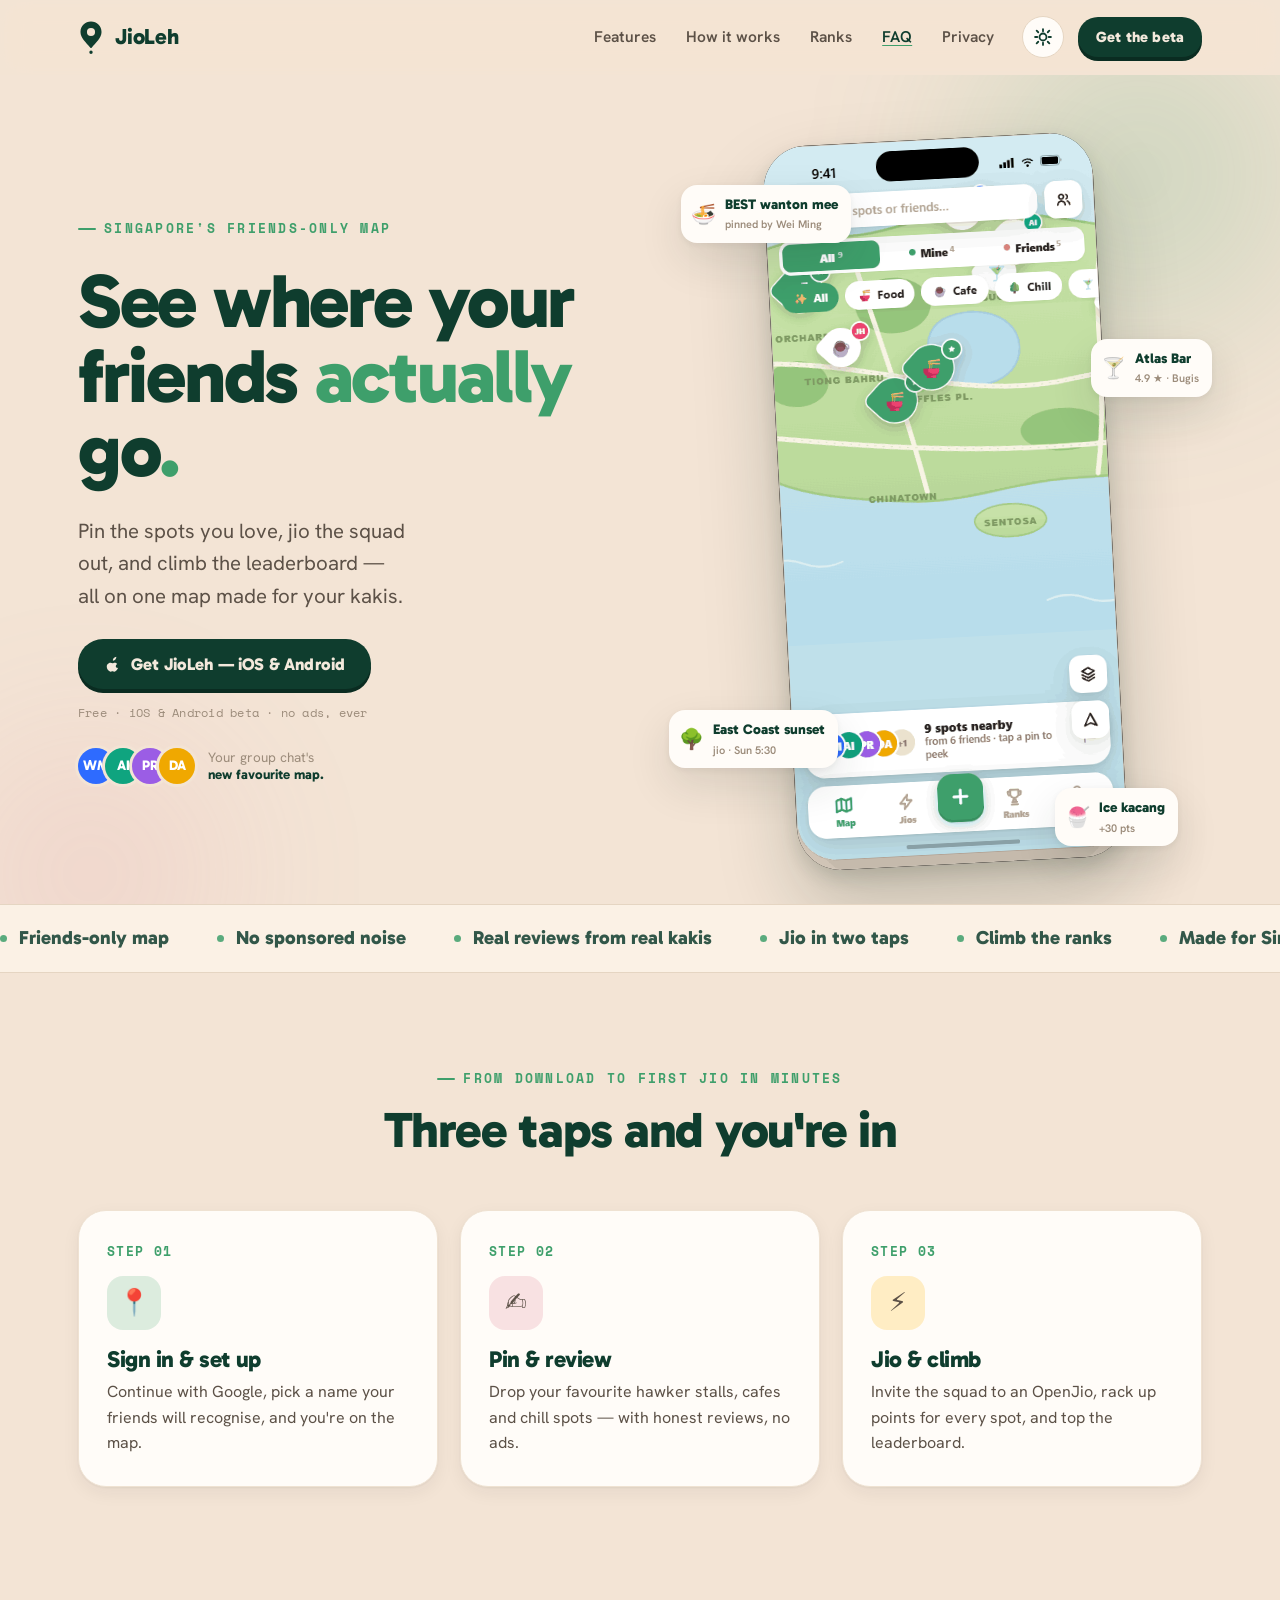
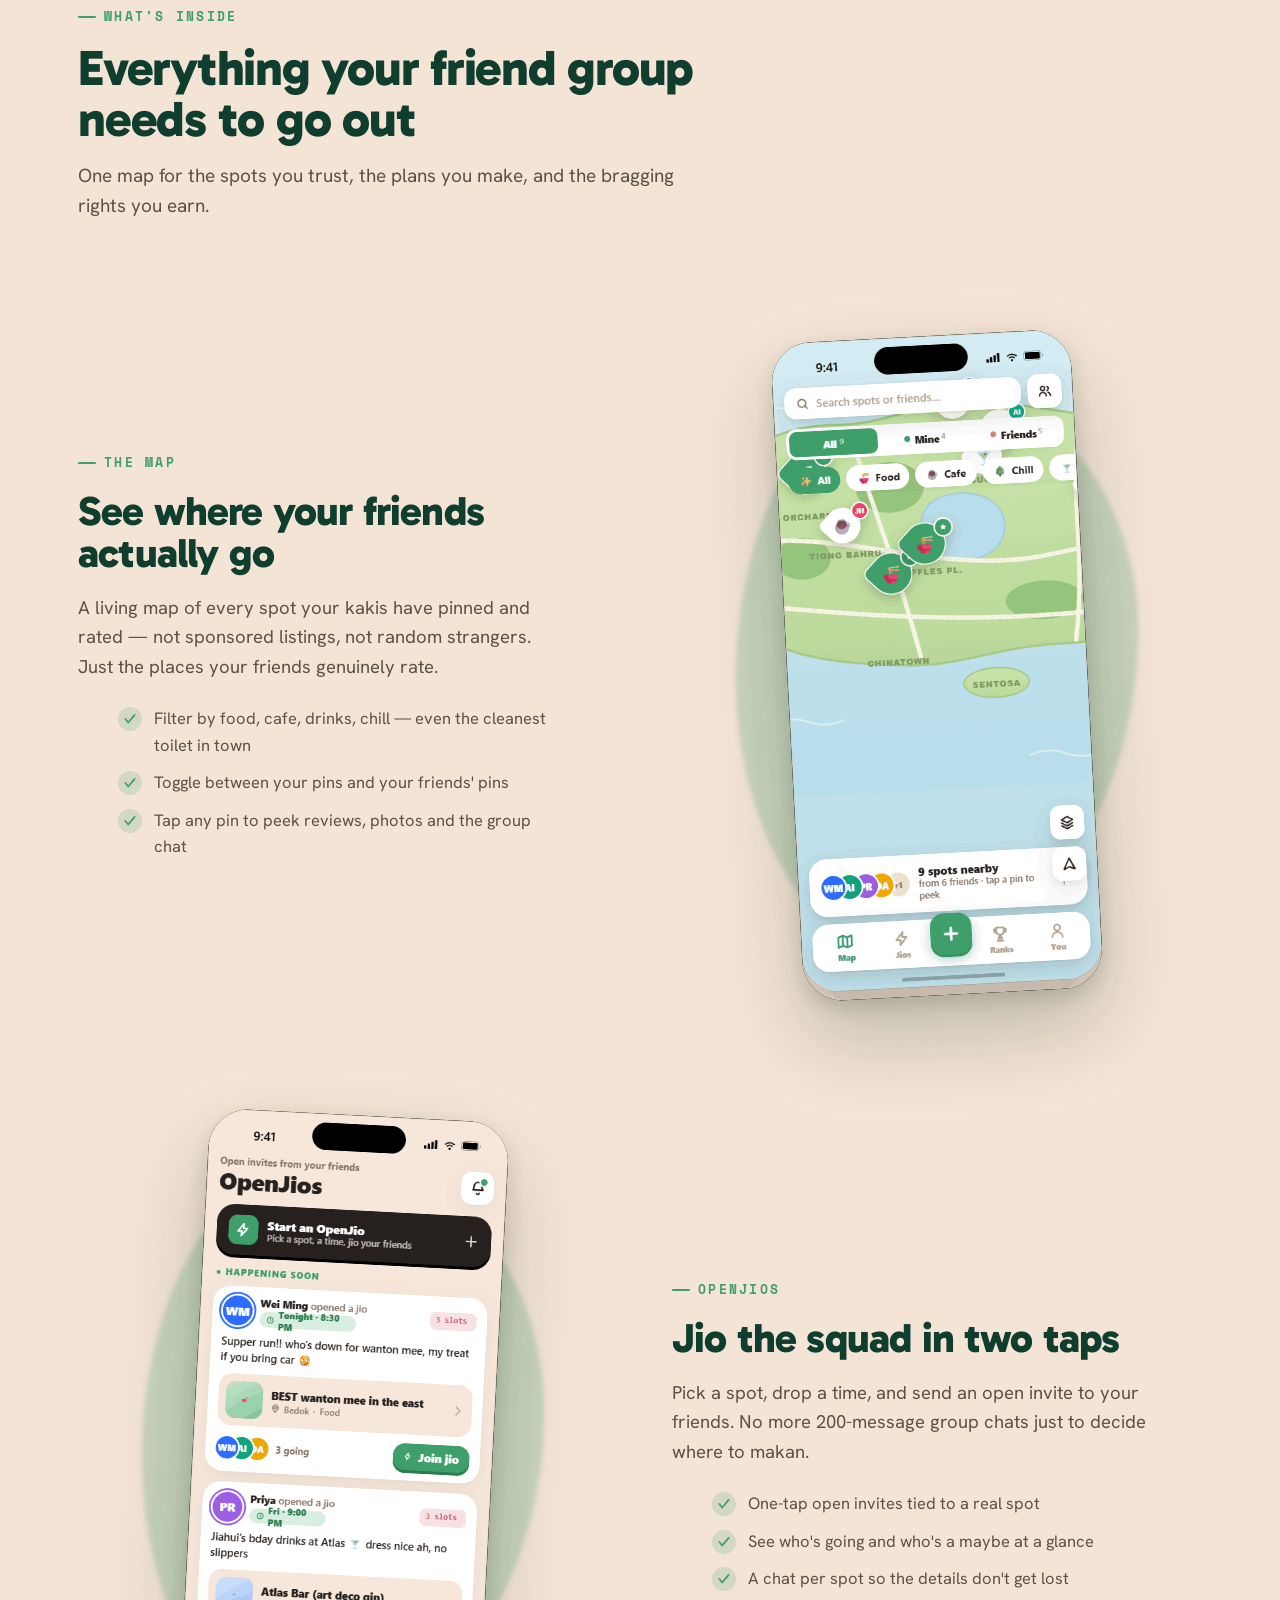
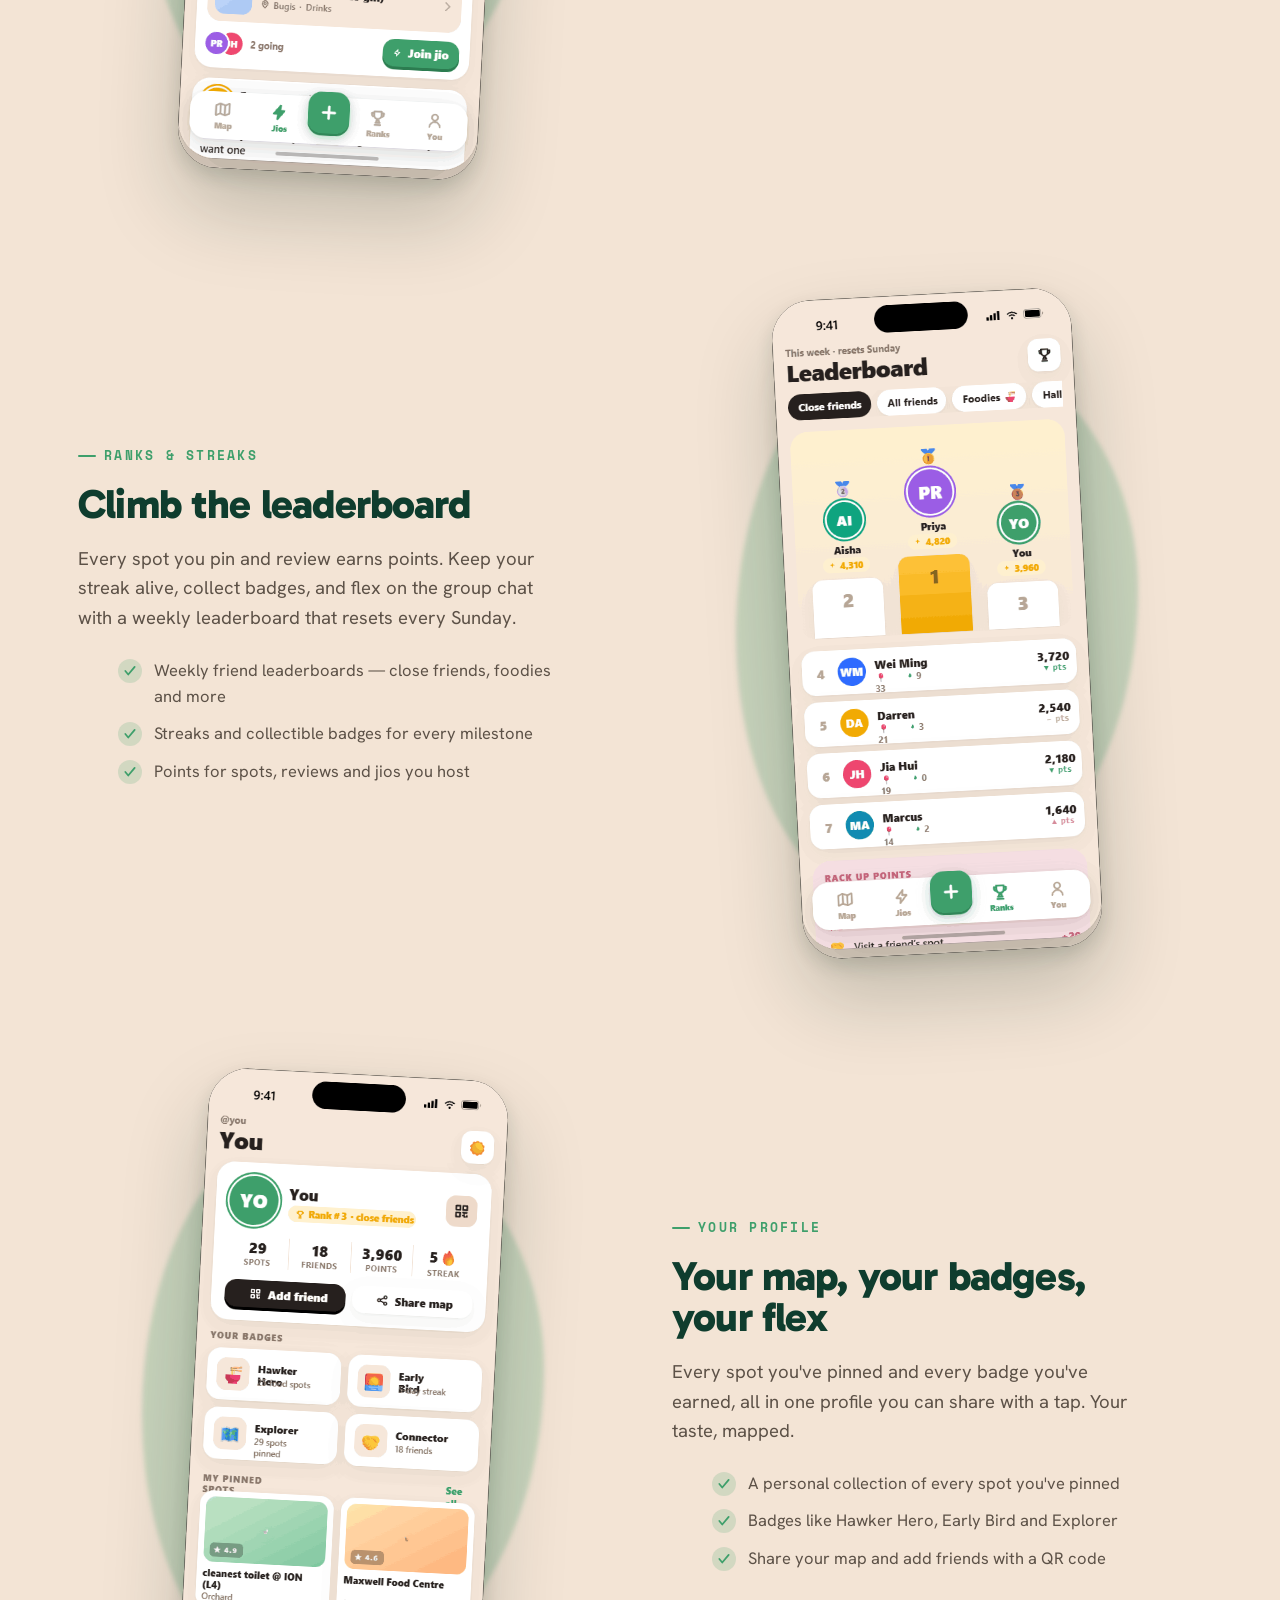
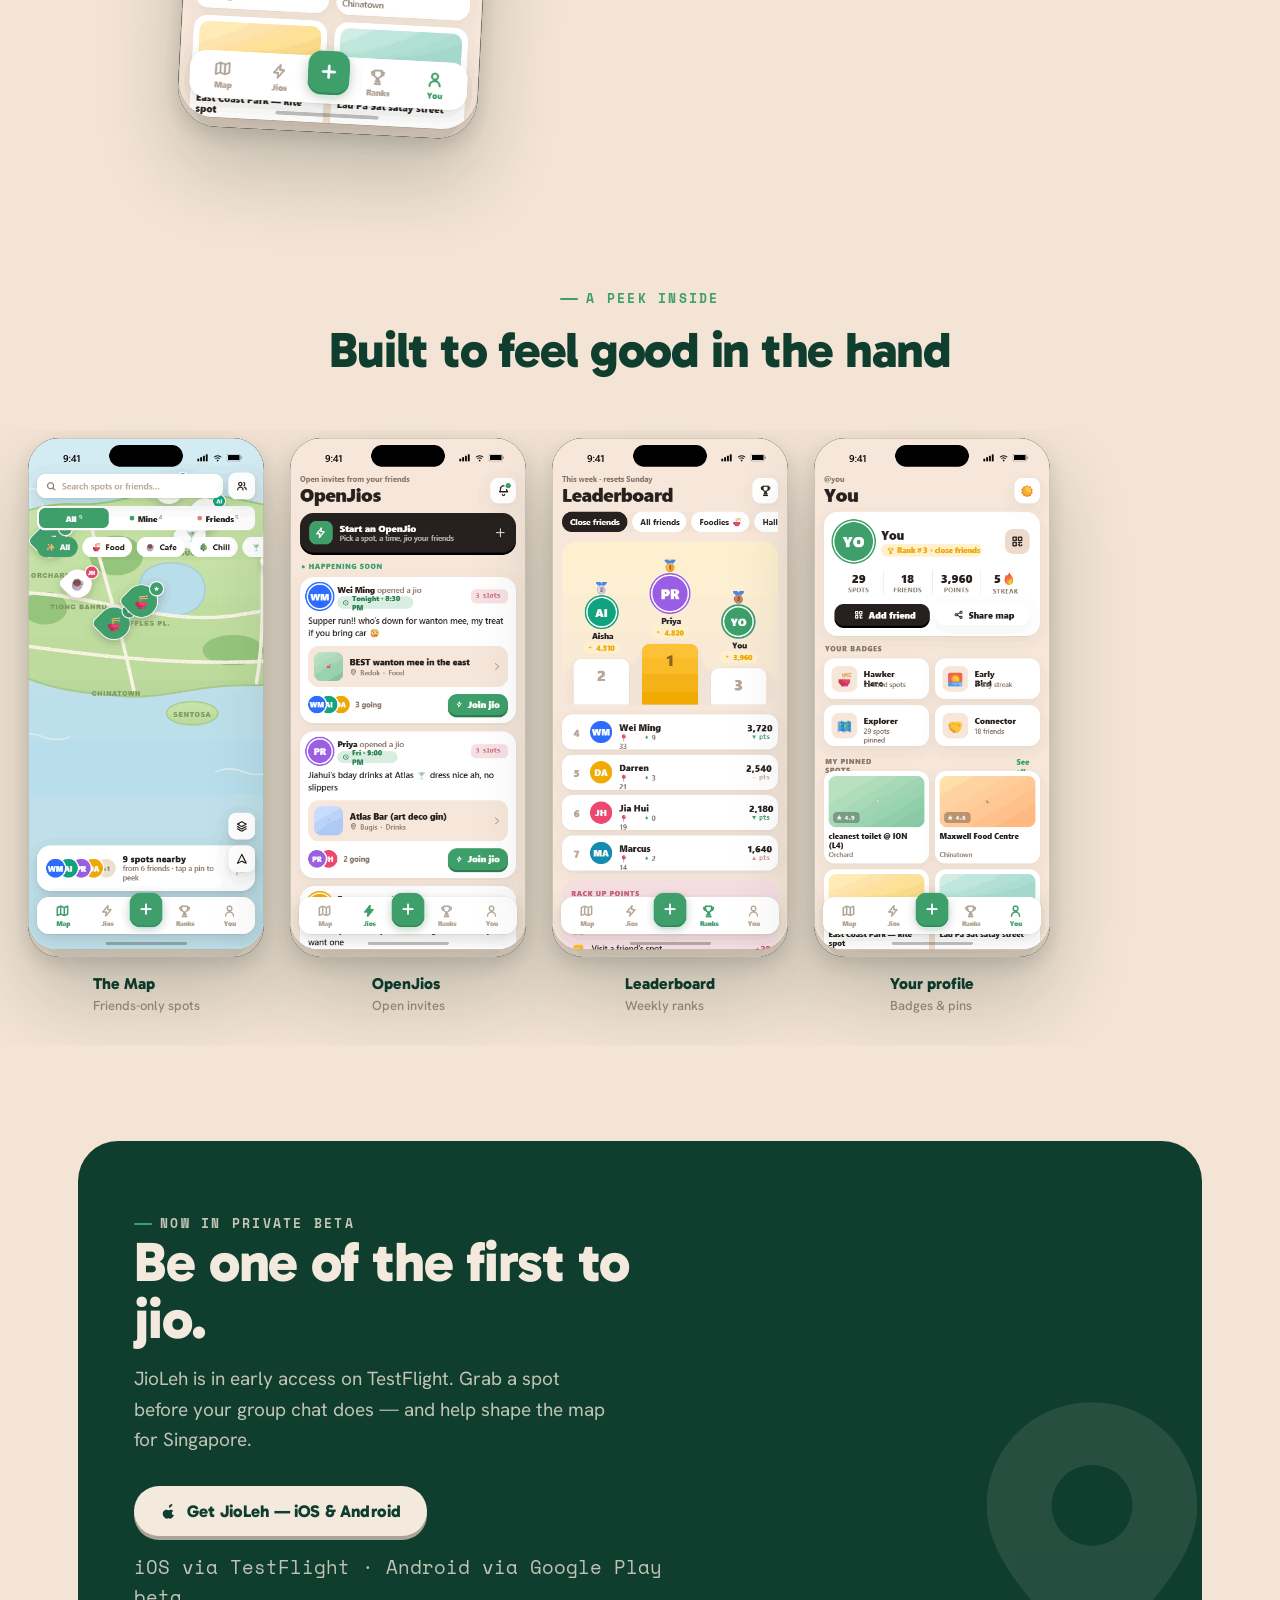
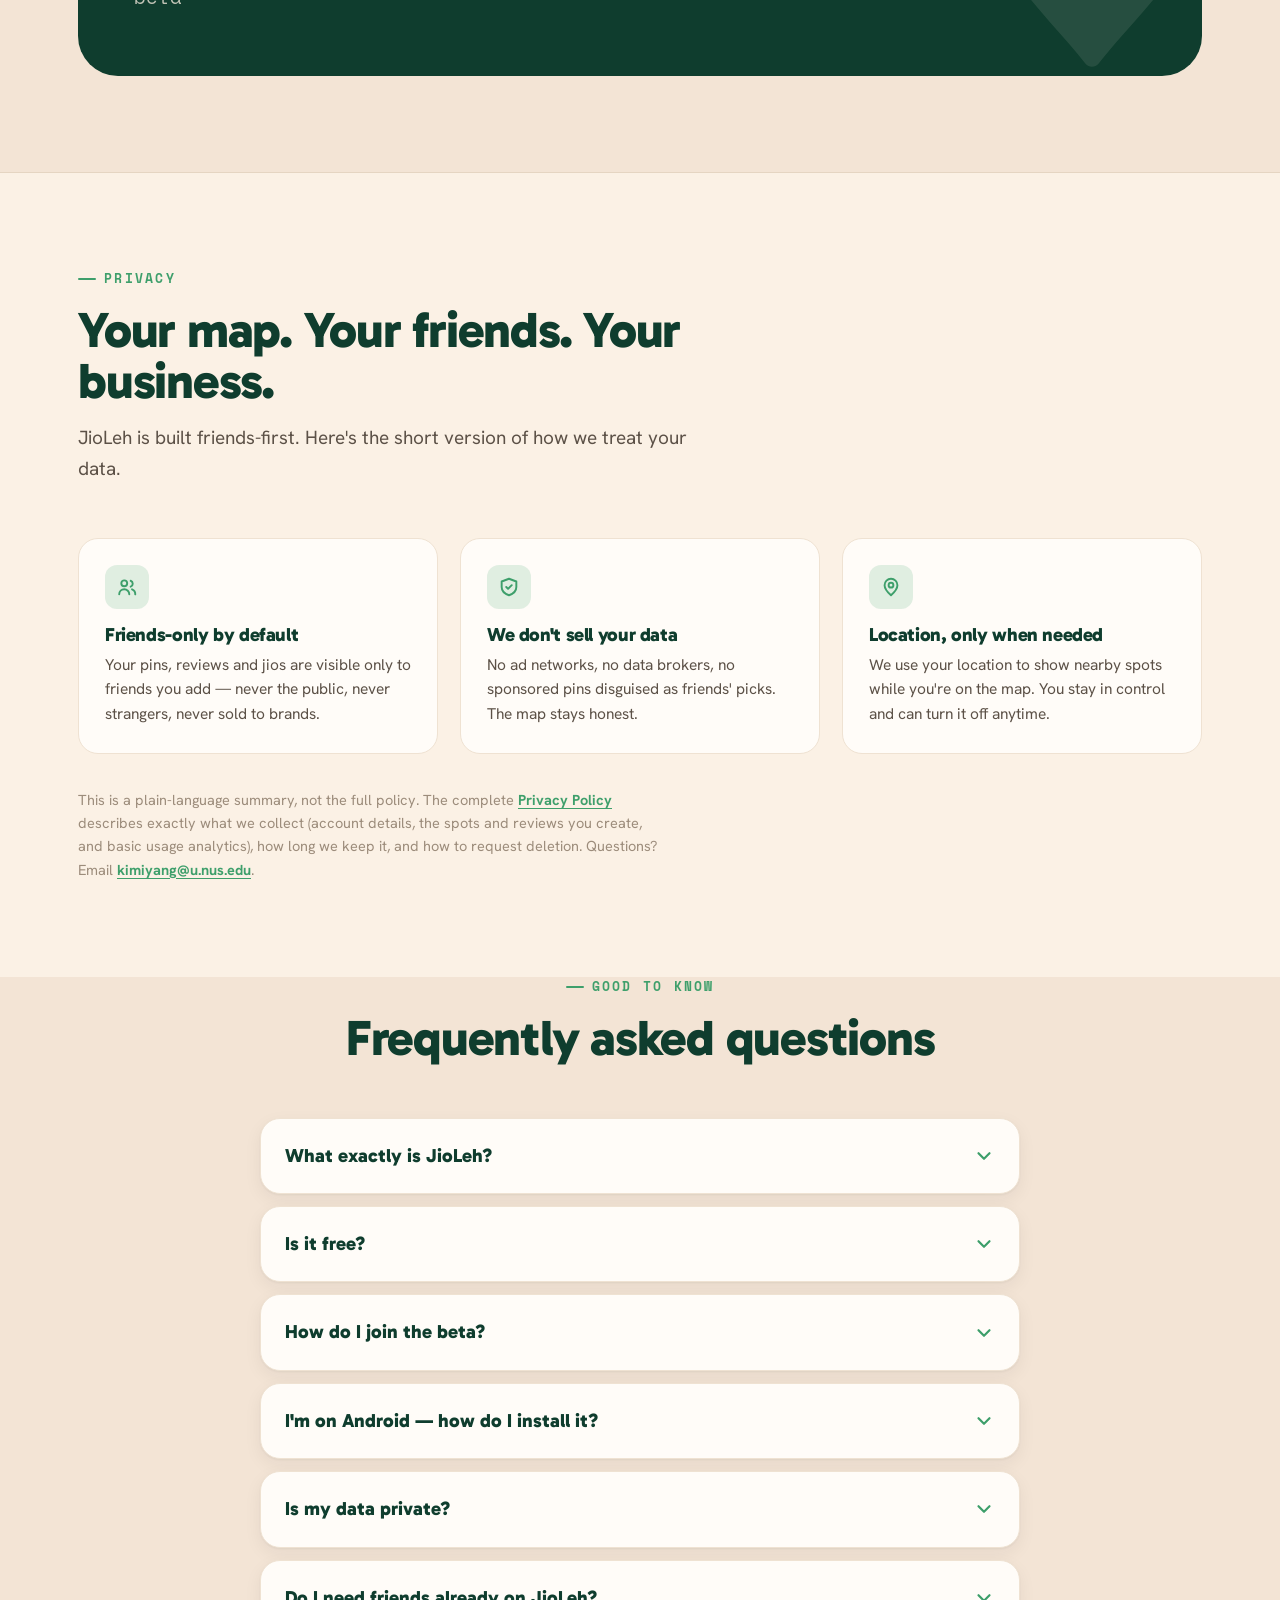
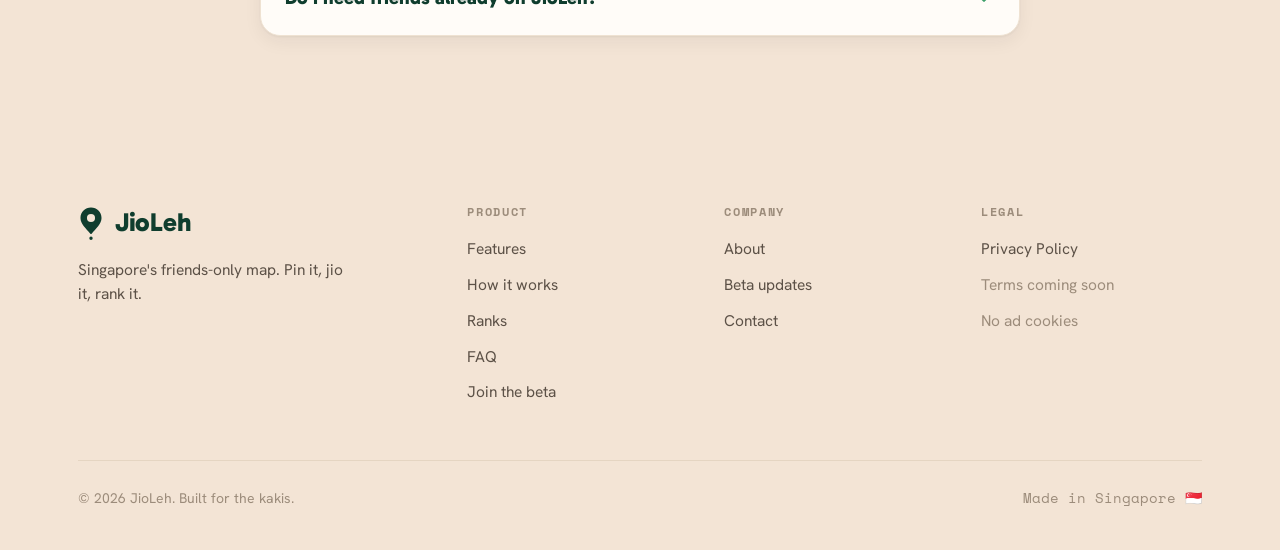
<file: index.html>
<!DOCTYPE html>
<html lang="en" data-theme="light">
<head>
<meta charset="utf-8" />
<meta name="viewport" content="width=device-width, initial-scale=1.0" />
<title>JioLeh — Singapore's friends-only map</title>
<meta name="description" content="Pin the spots you love, jio the squad out, and climb the leaderboard — all on one map made for your kakis. Now in private beta on TestFlight." />
<link rel="preconnect" href="https://fonts.googleapis.com" />
<link rel="preconnect" href="https://fonts.gstatic.com" crossorigin />
<link href="https://fonts.googleapis.com/css2?family=Gabarito:wght@500;600;700;800;900&family=Hanken+Grotesk:wght@400;500;600;700;800&family=Space+Mono:wght@400;700&display=swap" rel="stylesheet" />
<link rel="icon" href="assets/logo-dark.png" />
<link rel="preload" as="image" href="assets/screen-map.png" />
<link rel="stylesheet" href="styles.css" />
<style>
  /* theme-aware phone helpers */
  .phone img.dark-only{ display:none; }
  [data-theme="dark"] .phone img.light-only{ display:none; }
  [data-theme="dark"] .phone img.dark-only{ display:block; }
</style>
</head>
<body>

<!-- ───────────── NAV ───────────── -->
<header class="nav">
  <div class="wrap nav-in">
    <a class="brand" href="#top" aria-label="JioLeh home">
      <svg class="pin" viewBox="0 0 64 84" fill="currentColor" aria-hidden="true"><path fill-rule="evenodd" d="M32 4C46.4 4 58 15.4 58 29.5 58 44 44 55.5 33.6 68.6 32.8 69.6 31.2 69.6 30.4 68.6 20 55.5 6 44 6 29.5 6 15.4 17.6 4 32 4Zm0 15.5a10 10 0 1 0 0 20 10 10 0 0 0 0-20ZM32 75.6a4.2 4.2 0 1 0 0 8.4 4.2 4.2 0 0 0 0-8.4Z"/></svg>
      JioLeh
    </a>
    <nav class="nav-links">
      <a href="#features">Features</a>
      <a href="#how">How it works</a>
      <a href="#ranks">Ranks</a>
      <a href="#faq">FAQ</a>
      <a href="#privacy">Privacy</a>
    </nav>
    <div class="nav-tools">
      <button class="theme-toggle" data-theme-toggle aria-label="Toggle dark mode">
        <svg class="sun" viewBox="0 0 24 24" fill="none" stroke="currentColor" stroke-width="2.2" stroke-linecap="round"><circle cx="12" cy="12" r="4.2"/><path d="M12 2.5v2.6M12 18.9v2.6M4.4 4.4l1.9 1.9M17.7 17.7l1.9 1.9M2.5 12h2.6M18.9 12h2.6M4.4 19.6l1.9-1.9M17.7 6.3l1.9-1.9"/></svg>
        <svg class="moon" viewBox="0 0 24 24" fill="currentColor"><path d="M20 14.5A8 8 0 1 1 9.5 4a6.5 6.5 0 0 0 10.5 10.5Z"/></svg>
      </button>
      <button class="btn btn-primary btn-sm nav-cta" type="button" data-get-app>Get the beta</button>
      <button class="nav-burger" type="button" aria-label="Open menu" aria-expanded="false" aria-controls="mobileMenu">
        <span></span><span></span><span></span>
      </button>
    </div>
  </div>
  <!-- mobile dropdown menu -->
  <div class="mobile-menu" id="mobileMenu" hidden>
    <nav class="mobile-menu-links">
      <a href="#features">Features</a>
      <a href="#how">How it works</a>
      <a href="#ranks">Ranks</a>
      <a href="#faq">FAQ</a>
      <a href="#privacy">Privacy</a>
    </nav>
    <button class="btn btn-primary" type="button" data-get-app>Get the beta</button>
  </div>
</header>

<span id="top"></span>

<!-- ───────────── HERO ───────────── -->
<section class="hero" data-dir="split">
  <div class="hero-glow g1"></div>
  <div class="hero-glow g2"></div>
  <div class="wrap hero-grid">
    <div class="hero-copy reveal">
      <span class="eyebrow">Singapore's friends-only map</span>
      <h1 class="hero-headline">See where your friends <span class="hl">actually</span> go<span class="bang">.</span></h1>
      <p class="hero-sub">Pin the spots you love, jio the squad out, and climb the leaderboard — all on one map made for your kakis.</p>
      <div class="hero-cta">
        <button class="btn btn-primary" type="button" data-get-app>
          <svg viewBox="0 0 24 24" fill="currentColor" aria-hidden="true"><path d="M16.5 2.5c.2 1.4-.4 2.7-1.2 3.6-.8 1-2.1 1.7-3.3 1.6-.2-1.3.4-2.7 1.2-3.5.8-1 2.2-1.6 3.3-1.7ZM19 17.3c-.6 1.3-1.3 2.6-2.3 3.6-.9.9-1.6 1.5-2.7 1.5-1 0-1.4-.6-2.6-.6-1.3 0-1.6.6-2.6.6-1 0-1.8-.7-2.7-1.6-2-2-3.4-5.7-1.4-8.4 1-1.3 2.5-2.1 4-2.1 1.2 0 2 .7 2.9.7.9 0 1.5-.7 2.9-.7 1.1 0 2.4.6 3.3 1.7-2.9 1.6-2.4 5.7.9 5.3Z"/></svg>
          Get JioLeh — iOS &amp; Android
        </button>
        <span class="store-hint">Free · iOS &amp; Android beta · no ads, ever</span>
      </div>
      <div class="proof">
        <div class="stack">
          <span class="av" style="background:#2E6BFF">WM</span>
          <span class="av" style="background:#0FA47F">AI</span>
          <span class="av" style="background:#9B5DE5">PR</span>
          <span class="av" style="background:#F0A800">DA</span>
        </div>
        <small>Your group chat's<br><b>new favourite map.</b></small>
      </div>
    </div>

    <div class="hero-art reveal">
      <div class="phone solo">
        <img class="light-only" src="assets/screen-map.png" alt="JioLeh map screen showing pinned spots across Singapore" />
        <img class="dark-only" src="assets/screen-map-dark.png" alt="JioLeh map screen in dark mode" />
      </div>
      <div class="phone l"><img src="assets/screen-jios.png" alt="JioLeh OpenJios screen" /></div>
      <div class="phone mid">
        <img class="light-only" src="assets/screen-map.png" alt="JioLeh map screen" />
        <img class="dark-only" src="assets/screen-map-dark.png" alt="JioLeh map screen dark" />
      </div>
      <div class="phone r"><img src="assets/screen-ranks.png" alt="JioLeh leaderboard screen" /></div>

      <div class="sticker s1"><span class="emo">🍜</span><div>BEST wanton mee<small>pinned by Wei Ming</small></div></div>
      <div class="sticker s2" style="animation-delay:-1.5s"><span class="emo">🍸</span><div>Atlas Bar<small>4.9 ★ · Bugis</small></div></div>
      <div class="sticker s3" style="animation-delay:-3s"><span class="emo">🌳</span><div>East Coast sunset<small>jio · Sun 5:30</small></div></div>
      <div class="sticker s4" style="animation-delay:-2.2s"><span class="emo">🍧</span><div>Ice kacang<small>+30 pts</small></div></div>
    </div>
  </div>
</section>

<!-- ───────────── VALUE STRIP ───────────── -->
<div class="strip">
  <div class="strip-track">
    <span><i class="dot"></i>Friends-only map</span>
    <span><i class="dot"></i>No sponsored noise</span>
    <span><i class="dot"></i>Real reviews from real kakis</span>
    <span><i class="dot"></i>Jio in two taps</span>
    <span><i class="dot"></i>Climb the ranks</span>
    <span><i class="dot"></i>Made for Singapore</span>
    <span><i class="dot"></i>Friends-only map</span>
    <span><i class="dot"></i>No sponsored noise</span>
    <span><i class="dot"></i>Real reviews from real kakis</span>
    <span><i class="dot"></i>Jio in two taps</span>
    <span><i class="dot"></i>Climb the ranks</span>
    <span><i class="dot"></i>Made for Singapore</span>
  </div>
</div>

<!-- ───────────── HOW IT WORKS ───────────── -->
<section class="section" id="how">
  <div class="wrap">
    <div class="sec-head center reveal">
      <span class="eyebrow">From download to first jio in minutes</span>
      <h2 class="sec-title">Three taps and you're in</h2>
    </div>
    <div class="steps">
      <div class="step reveal">
        <div class="num">STEP 01</div>
        <div class="ic" style="background:color-mix(in srgb,var(--leaf) 18%, transparent)">📍</div>
        <h3>Sign in & set up</h3>
        <p>Continue with Google, pick a name your friends will recognise, and you're on the map.</p>
      </div>
      <div class="step reveal" style="transition-delay:.08s">
        <div class="num">STEP 02</div>
        <div class="ic" style="background:color-mix(in srgb,var(--rose) 22%, transparent)">✍️</div>
        <h3>Pin & review</h3>
        <p>Drop your favourite hawker stalls, cafes and chill spots — with honest reviews, no ads.</p>
      </div>
      <div class="step reveal" style="transition-delay:.16s">
        <div class="num">STEP 03</div>
        <div class="ic" style="background:color-mix(in srgb,var(--sun) 28%, transparent)">⚡</div>
        <h3>Jio & climb</h3>
        <p>Invite the squad to an OpenJio, rack up points for every spot, and top the leaderboard.</p>
      </div>
    </div>
  </div>
</section>

<!-- ───────────── FEATURES ───────────── -->
<section class="section" id="features" style="padding-top:24px">
  <div class="wrap">
    <div class="sec-head reveal">
      <span class="eyebrow">What's inside</span>
      <h2 class="sec-title">Everything your friend group needs to go out</h2>
      <p class="sec-lead">One map for the spots you trust, the plans you make, and the bragging rights you earn.</p>
    </div>

    <!-- Map -->
    <div class="feature reveal">
      <div class="feat-copy">
        <span class="eyebrow">The Map</span>
        <h3>See where your friends actually go</h3>
        <p>A living map of every spot your kakis have pinned and rated — not sponsored listings, not random strangers. Just the places your friends genuinely rate.</p>
        <ul class="feat-list">
          <li><span class="tick"><svg viewBox="0 0 24 24" fill="none" stroke="currentColor" stroke-width="3" stroke-linecap="round" stroke-linejoin="round"><path d="m4 12 5 6L20 5"/></svg></span>Filter by food, cafe, drinks, chill — even the cleanest toilet in town</li>
          <li><span class="tick"><svg viewBox="0 0 24 24" fill="none" stroke="currentColor" stroke-width="3" stroke-linecap="round" stroke-linejoin="round"><path d="m4 12 5 6L20 5"/></svg></span>Toggle between your pins and your friends' pins</li>
          <li><span class="tick"><svg viewBox="0 0 24 24" fill="none" stroke="currentColor" stroke-width="3" stroke-linecap="round" stroke-linejoin="round"><path d="m4 12 5 6L20 5"/></svg></span>Tap any pin to peek reviews, photos and the group chat</li>
        </ul>
      </div>
      <div class="feat-art">
        <div class="blob"></div>
        <div class="phone">
          <img class="light-only" src="assets/screen-map.png" alt="JioLeh map screen" />
          <img class="dark-only" src="assets/screen-map-dark.png" alt="JioLeh map screen dark" />
        </div>
      </div>
    </div>

    <!-- Jios -->
    <div class="feature flip reveal">
      <div class="feat-copy">
        <span class="eyebrow">OpenJios</span>
        <h3>Jio the squad in two taps</h3>
        <p>Pick a spot, drop a time, and send an open invite to your friends. No more 200-message group chats just to decide where to makan.</p>
        <ul class="feat-list">
          <li><span class="tick"><svg viewBox="0 0 24 24" fill="none" stroke="currentColor" stroke-width="3" stroke-linecap="round" stroke-linejoin="round"><path d="m4 12 5 6L20 5"/></svg></span>One-tap open invites tied to a real spot</li>
          <li><span class="tick"><svg viewBox="0 0 24 24" fill="none" stroke="currentColor" stroke-width="3" stroke-linecap="round" stroke-linejoin="round"><path d="m4 12 5 6L20 5"/></svg></span>See who's going and who's a maybe at a glance</li>
          <li><span class="tick"><svg viewBox="0 0 24 24" fill="none" stroke="currentColor" stroke-width="3" stroke-linecap="round" stroke-linejoin="round"><path d="m4 12 5 6L20 5"/></svg></span>A chat per spot so the details don't get lost</li>
        </ul>
      </div>
      <div class="feat-art">
        <div class="blob"></div>
        <div class="phone"><img src="assets/screen-jios.png" alt="JioLeh OpenJios screen" /></div>
      </div>
    </div>

    <!-- Ranks -->
    <div class="feature reveal" id="ranks">
      <div class="feat-copy">
        <span class="eyebrow">Ranks & Streaks</span>
        <h3>Climb the leaderboard</h3>
        <p>Every spot you pin and review earns points. Keep your streak alive, collect badges, and flex on the group chat with a weekly leaderboard that resets every Sunday.</p>
        <ul class="feat-list">
          <li><span class="tick"><svg viewBox="0 0 24 24" fill="none" stroke="currentColor" stroke-width="3" stroke-linecap="round" stroke-linejoin="round"><path d="m4 12 5 6L20 5"/></svg></span>Weekly friend leaderboards — close friends, foodies and more</li>
          <li><span class="tick"><svg viewBox="0 0 24 24" fill="none" stroke="currentColor" stroke-width="3" stroke-linecap="round" stroke-linejoin="round"><path d="m4 12 5 6L20 5"/></svg></span>Streaks and collectible badges for every milestone</li>
          <li><span class="tick"><svg viewBox="0 0 24 24" fill="none" stroke="currentColor" stroke-width="3" stroke-linecap="round" stroke-linejoin="round"><path d="m4 12 5 6L20 5"/></svg></span>Points for spots, reviews and jios you host</li>
        </ul>
      </div>
      <div class="feat-art">
        <div class="blob"></div>
        <div class="phone"><img src="assets/screen-ranks.png" alt="JioLeh leaderboard screen" /></div>
      </div>
    </div>

    <!-- You -->
    <div class="feature flip reveal">
      <div class="feat-copy">
        <span class="eyebrow">Your profile</span>
        <h3>Your map, your badges, your flex</h3>
        <p>Every spot you've pinned and every badge you've earned, all in one profile you can share with a tap. Your taste, mapped.</p>
        <ul class="feat-list">
          <li><span class="tick"><svg viewBox="0 0 24 24" fill="none" stroke="currentColor" stroke-width="3" stroke-linecap="round" stroke-linejoin="round"><path d="m4 12 5 6L20 5"/></svg></span>A personal collection of every spot you've pinned</li>
          <li><span class="tick"><svg viewBox="0 0 24 24" fill="none" stroke="currentColor" stroke-width="3" stroke-linecap="round" stroke-linejoin="round"><path d="m4 12 5 6L20 5"/></svg></span>Badges like Hawker Hero, Early Bird and Explorer</li>
          <li><span class="tick"><svg viewBox="0 0 24 24" fill="none" stroke="currentColor" stroke-width="3" stroke-linecap="round" stroke-linejoin="round"><path d="m4 12 5 6L20 5"/></svg></span>Share your map and add friends with a QR code</li>
        </ul>
      </div>
      <div class="feat-art">
        <div class="blob"></div>
        <div class="phone"><img src="assets/screen-you.png" alt="JioLeh profile screen" /></div>
      </div>
    </div>
  </div>
</section>

<!-- ───────────── GALLERY ───────────── -->
<section class="section" style="padding-top:0">
  <div class="wrap">
    <div class="sec-head center reveal">
      <span class="eyebrow">A peek inside</span>
      <h2 class="sec-title">Built to feel good in the hand</h2>
    </div>
  </div>
  <div class="gallery reveal">
    <div class="gcard"><div class="phone"><img class="light-only" src="assets/screen-map.png" alt="Map" /><img class="dark-only" src="assets/screen-map-dark.png" alt="Map dark" /></div><div class="gcap">The Map<small>Friends-only spots</small></div></div>
    <div class="gcard"><div class="phone"><img src="assets/screen-jios.png" alt="Jios" /></div><div class="gcap">OpenJios<small>Open invites</small></div></div>
    <div class="gcard"><div class="phone"><img src="assets/screen-ranks.png" alt="Ranks" /></div><div class="gcap">Leaderboard<small>Weekly ranks</small></div></div>
    <div class="gcard"><div class="phone"><img src="assets/screen-you.png" alt="Profile" /></div><div class="gcap">Your profile<small>Badges & pins</small></div></div>
  </div>
</section>

<!-- ───────────── BETA CTA ───────────── -->
<section class="section" id="beta" style="padding-top:0">
  <div class="wrap">
    <div class="cta-band reveal">
      <svg class="cta-pin" viewBox="0 0 64 84" fill="currentColor" aria-hidden="true"><path fill-rule="evenodd" d="M32 4C46.4 4 58 15.4 58 29.5 58 44 44 55.5 33.6 68.6 32.8 69.6 31.2 69.6 30.4 68.6 20 55.5 6 44 6 29.5 6 15.4 17.6 4 32 4Zm0 15.5a10 10 0 1 0 0 20 10 10 0 0 0 0-20ZM32 75.6a4.2 4.2 0 1 0 0 8.4 4.2 4.2 0 0 0 0-8.4Z"/></svg>
      <span class="eyebrow" style="color:color-mix(in srgb,var(--on-brand) 80%, transparent)">Now in private beta</span>
      <h2>Be one of the first to jio.</h2>
      <p>JioLeh is in early access on TestFlight. Grab a spot before your group chat does — and help shape the map for Singapore.</p>
      <div class="cta-row">
        <button class="btn btn-primary" type="button" data-get-app>
          <svg viewBox="0 0 24 24" fill="currentColor" aria-hidden="true"><path d="M16.5 2.5c.2 1.4-.4 2.7-1.2 3.6-.8 1-2.1 1.7-3.3 1.6-.2-1.3.4-2.7 1.2-3.5.8-1 2.2-1.6 3.3-1.7ZM19 17.3c-.6 1.3-1.3 2.6-2.3 3.6-.9.9-1.6 1.5-2.7 1.5-1 0-1.4-.6-2.6-.6-1.3 0-1.6.6-2.6.6-1 0-1.8-.7-2.7-1.6-2-2-3.4-5.7-1.4-8.4 1-1.3 2.5-2.1 4-2.1 1.2 0 2 .7 2.9.7.9 0 1.5-.7 2.9-.7 1.1 0 2.4.6 3.3 1.7-2.9 1.6-2.4 5.7.9 5.3Z"/></svg>
          Get JioLeh — iOS &amp; Android
        </button>
      </div>
      <p class="cta-note">iOS via TestFlight · Android via Google Play beta</p>
    </div>
  </div>
</section>

<!-- ───────────── PRIVACY ───────────── -->
<section class="section privacy" id="privacy">
  <div class="wrap">
    <div class="sec-head reveal">
      <span class="eyebrow">Privacy</span>
      <h2 class="sec-title">Your map. Your friends. Your business.</h2>
      <p class="sec-lead">JioLeh is built friends-first. Here's the short version of how we treat your data.</p>
    </div>
    <div class="priv-grid">
      <div class="priv-card reveal">
        <div class="ic"><svg viewBox="0 0 24 24" fill="none" stroke="currentColor" stroke-width="2.1" stroke-linecap="round" stroke-linejoin="round"><circle cx="9" cy="8" r="3.2"/><path d="M3.5 20a5.5 5.5 0 0 1 11 0M16 5.2a3.4 3.4 0 0 1 0 6.4M17.5 14.5A5.6 5.6 0 0 1 21 20"/></svg></div>
        <h4>Friends-only by default</h4>
        <p>Your pins, reviews and jios are visible only to friends you add — never the public, never strangers, never sold to brands.</p>
      </div>
      <div class="priv-card reveal" style="transition-delay:.08s">
        <div class="ic"><svg viewBox="0 0 24 24" fill="none" stroke="currentColor" stroke-width="2.1" stroke-linecap="round" stroke-linejoin="round"><path d="M12 3 4 6v6c0 5 3.5 7.5 8 9 4.5-1.5 8-4 8-9V6l-8-3Z"/><path d="m9 12 2 2 4-4"/></svg></div>
        <h4>We don't sell your data</h4>
        <p>No ad networks, no data brokers, no sponsored pins disguised as friends' picks. The map stays honest.</p>
      </div>
      <div class="priv-card reveal" style="transition-delay:.16s">
        <div class="ic"><svg viewBox="0 0 24 24" fill="none" stroke="currentColor" stroke-width="2.1" stroke-linecap="round" stroke-linejoin="round"><path d="M12 21s7-6.3 7-11a7 7 0 0 0-14 0c0 4.7 7 11 7 11Z"/><circle cx="12" cy="10" r="2.6"/></svg></div>
        <h4>Location, only when needed</h4>
        <p>We use your location to show nearby spots while you're on the map. You stay in control and can turn it off anytime.</p>
      </div>
    </div>
    <p class="priv-fine">This is a plain-language summary, not the full policy. The complete <a href="privacy.html">Privacy Policy</a> describes exactly what we collect (account details, the spots and reviews you create, and basic usage analytics), how long we keep it, and how to request deletion. Questions? Email <a href="mailto:kimiyang@u.nus.edu">kimiyang@u.nus.edu</a>.</p>
  </div>
</section>

<!-- ───────────── FAQ ───────────── -->
<section class="section faq" id="faq" style="padding-top:0">
  <div class="wrap">
    <div class="sec-head center reveal">
      <span class="eyebrow">Good to know</span>
      <h2 class="sec-title">Frequently asked questions</h2>
    </div>
    <div class="faq-list reveal">
      <details class="faq-item">
        <summary>What exactly is JioLeh?<span class="faq-chev" aria-hidden="true"><svg viewBox="0 0 24 24" fill="none" stroke="currentColor" stroke-width="2.4" stroke-linecap="round" stroke-linejoin="round"><path d="m6 9 6 6 6-6"/></svg></span></summary>
        <div class="faq-a"><p>JioLeh is a friends-only map for Singapore. Pin the hawker stalls, cafes and chill spots you love, jio your kakis out to them, and climb a weekly leaderboard — all without ads or strangers.</p></div>
      </details>
      <details class="faq-item">
        <summary>Is it free?<span class="faq-chev" aria-hidden="true"><svg viewBox="0 0 24 24" fill="none" stroke="currentColor" stroke-width="2.4" stroke-linecap="round" stroke-linejoin="round"><path d="m6 9 6 6 6-6"/></svg></span></summary>
        <div class="faq-a"><p>Yes — JioLeh is completely free during the beta. There are no ads, no sponsored pins and no data sales, so the map stays honest.</p></div>
      </details>
      <details class="faq-item">
        <summary>How do I join the beta?<span class="faq-chev" aria-hidden="true"><svg viewBox="0 0 24 24" fill="none" stroke="currentColor" stroke-width="2.4" stroke-linecap="round" stroke-linejoin="round"><path d="m6 9 6 6 6-6"/></svg></span></summary>
        <div class="faq-a"><p>Tap any <b>Get JioLeh</b> button and pick your platform. iOS installs through TestFlight; Android joins through the Google Play beta. It only takes a couple of taps.</p></div>
      </details>
      <details class="faq-item">
        <summary>I'm on Android — how do I install it?<span class="faq-chev" aria-hidden="true"><svg viewBox="0 0 24 24" fill="none" stroke="currentColor" stroke-width="2.4" stroke-linecap="round" stroke-linejoin="round"><path d="m6 9 6 6 6-6"/></svg></span></summary>
        <div class="faq-a"><p>Android takes two quick steps: first join the testing group with your Android Gmail, then open the Google Play listing on your phone to install. Both links are in the <b>Get JioLeh</b> popup.</p></div>
      </details>
      <details class="faq-item">
        <summary>Is my data private?<span class="faq-chev" aria-hidden="true"><svg viewBox="0 0 24 24" fill="none" stroke="currentColor" stroke-width="2.4" stroke-linecap="round" stroke-linejoin="round"><path d="m6 9 6 6 6-6"/></svg></span></summary>
        <div class="faq-a"><p>Your pins, reviews and jios are visible only to friends you add — never the public, never sold to brands. Read the full <a href="privacy.html">Privacy Policy</a> for the details.</p></div>
      </details>
      <details class="faq-item">
        <summary>Do I need friends already on JioLeh?<span class="faq-chev" aria-hidden="true"><svg viewBox="0 0 24 24" fill="none" stroke="currentColor" stroke-width="2.4" stroke-linecap="round" stroke-linejoin="round"><path d="m6 9 6 6 6-6"/></svg></span></summary>
        <div class="faq-a"><p>Nope — share your profile QR code to add your kakis in seconds. The more of your group that joins, the richer your map gets.</p></div>
      </details>
    </div>
  </div>
</section>

<!-- ───────────── FOOTER ───────────── -->
<footer class="footer">
  <div class="wrap">
    <div class="foot-grid">
      <div class="foot-brand">
        <div class="brand">
          <svg class="pin" viewBox="0 0 64 84" fill="currentColor" aria-hidden="true"><path fill-rule="evenodd" d="M32 4C46.4 4 58 15.4 58 29.5 58 44 44 55.5 33.6 68.6 32.8 69.6 31.2 69.6 30.4 68.6 20 55.5 6 44 6 29.5 6 15.4 17.6 4 32 4Zm0 15.5a10 10 0 1 0 0 20 10 10 0 0 0 0-20ZM32 75.6a4.2 4.2 0 1 0 0 8.4 4.2 4.2 0 0 0 0-8.4Z"/></svg>
          JioLeh
        </div>
        <p>Singapore's friends-only map. Pin it, jio it, rank it.</p>
      </div>
      <div class="foot-col">
        <h5>Product</h5>
        <a href="#features">Features</a>
        <a href="#how">How it works</a>
        <a href="#ranks">Ranks</a>
        <a href="#faq">FAQ</a>
        <a href="#beta">Join the beta</a>
      </div>
      <div class="foot-col">
        <h5>Company</h5>
        <a href="#how">About</a>
        <a href="#beta">Beta updates</a>
        <a href="mailto:kimiyang@u.nus.edu">Contact</a>
      </div>
      <div class="foot-col">
        <h5>Legal</h5>
        <a href="privacy.html">Privacy Policy</a>
        <span class="foot-muted">Terms coming soon</span>
        <span class="foot-muted">No ad cookies</span>
      </div>
    </div>
    <div class="foot-bot">
      <span>© <span id="year">2026</span> JioLeh. Built for the kakis.</span>
      <span class="made">Made in Singapore 🇸🇬</span>
    </div>
  </div>
</footer>

<!-- ───────────── GET-APP MODAL ───────────── -->
<div class="modal" id="getApp" hidden>
  <div class="modal-backdrop" data-modal-close></div>
  <div class="modal-card" role="dialog" aria-modal="true" aria-labelledby="getAppTitle">
    <button class="modal-x" type="button" aria-label="Close" data-modal-close>
      <svg viewBox="0 0 24 24" fill="none" stroke="currentColor" stroke-width="2.4" stroke-linecap="round"><path d="M6 6l12 12M18 6 6 18"/></svg>
    </button>
    <span class="eyebrow">Get JioLeh</span>
    <h3 id="getAppTitle">Join the beta</h3>
    <p class="modal-lead">Pick your platform — you'll be on the map in a couple of taps.</p>
    <div class="get-grid">
      <div class="get-card">
        <div class="get-head">
          <svg viewBox="0 0 24 24" fill="currentColor" aria-hidden="true"><path d="M16.5 2.5c.2 1.4-.4 2.7-1.2 3.6-.8 1-2.1 1.7-3.3 1.6-.2-1.3.4-2.7 1.2-3.5.8-1 2.2-1.6 3.3-1.7ZM19 17.3c-.6 1.3-1.3 2.6-2.3 3.6-.9.9-1.6 1.5-2.7 1.5-1 0-1.4-.6-2.6-.6-1.3 0-1.6.6-2.6.6-1 0-1.8-.7-2.7-1.6-2-2-3.4-5.7-1.4-8.4 1-1.3 2.5-2.1 4-2.1 1.2 0 2 .7 2.9.7.9 0 1.5-.7 2.9-.7 1.1 0 2.4.6 3.3 1.7-2.9 1.6-2.4 5.7.9 5.3Z"/></svg>
          <span class="get-os">iOS</span>
        </div>
        <p class="get-note">Install <b>TestFlight</b> on your iPhone first, then open this link to join the beta.</p>
        <a class="btn btn-primary" href="https://testflight.apple.com/join/UxmV9tDP" target="_blank" rel="noopener">Open in TestFlight</a>
      </div>
      <div class="get-card">
        <div class="get-head">
          <svg viewBox="0 0 24 24" fill="currentColor" aria-hidden="true"><path d="M17.5 9.5 19 6.9a.4.4 0 0 0-.7-.4l-1.6 2.7A9.3 9.3 0 0 0 12 8c-1.7 0-3.3.4-4.7 1.2L5.7 6.5a.4.4 0 1 0-.7.4l1.5 2.6A8 8 0 0 0 3 16h18a8 8 0 0 0-3.5-6.5ZM8 13.6a.9.9 0 1 1 0-1.8.9.9 0 0 1 0 1.8Zm8 0a.9.9 0 1 1 0-1.8.9.9 0 0 1 0 1.8Z"/></svg>
          <span class="get-os">Android</span>
        </div>
        <ol class="get-steps">
          <li>
            <span class="get-n">1</span>
            <div>Join the testing group with your Android Gmail.
              <a class="get-link" href="https://groups.google.com/g/jioleh-testing" target="_blank" rel="noopener">Join testing group →</a></div>
          </li>
          <li>
            <span class="get-n">2</span>
            <div>Then open the Play Store listing on your Android phone.
              <a class="get-link" href="https://play.google.com/store/apps/details?id=com.gijios.jioleh" target="_blank" rel="noopener">Get it on Google Play →</a></div>
          </li>
        </ol>
      </div>
    </div>
  </div>
</div>

<!-- back to top -->
<button class="to-top" id="toTop" type="button" aria-label="Back to top">
  <svg viewBox="0 0 24 24" fill="none" stroke="currentColor" stroke-width="2.4" stroke-linecap="round" stroke-linejoin="round"><path d="M12 19V5M5 12l7-7 7 7"/></svg>
</button>

<!-- ───────────── TWEAKS ───────────── -->
<script src="site.js"></script>
</body>
</html>
</file>
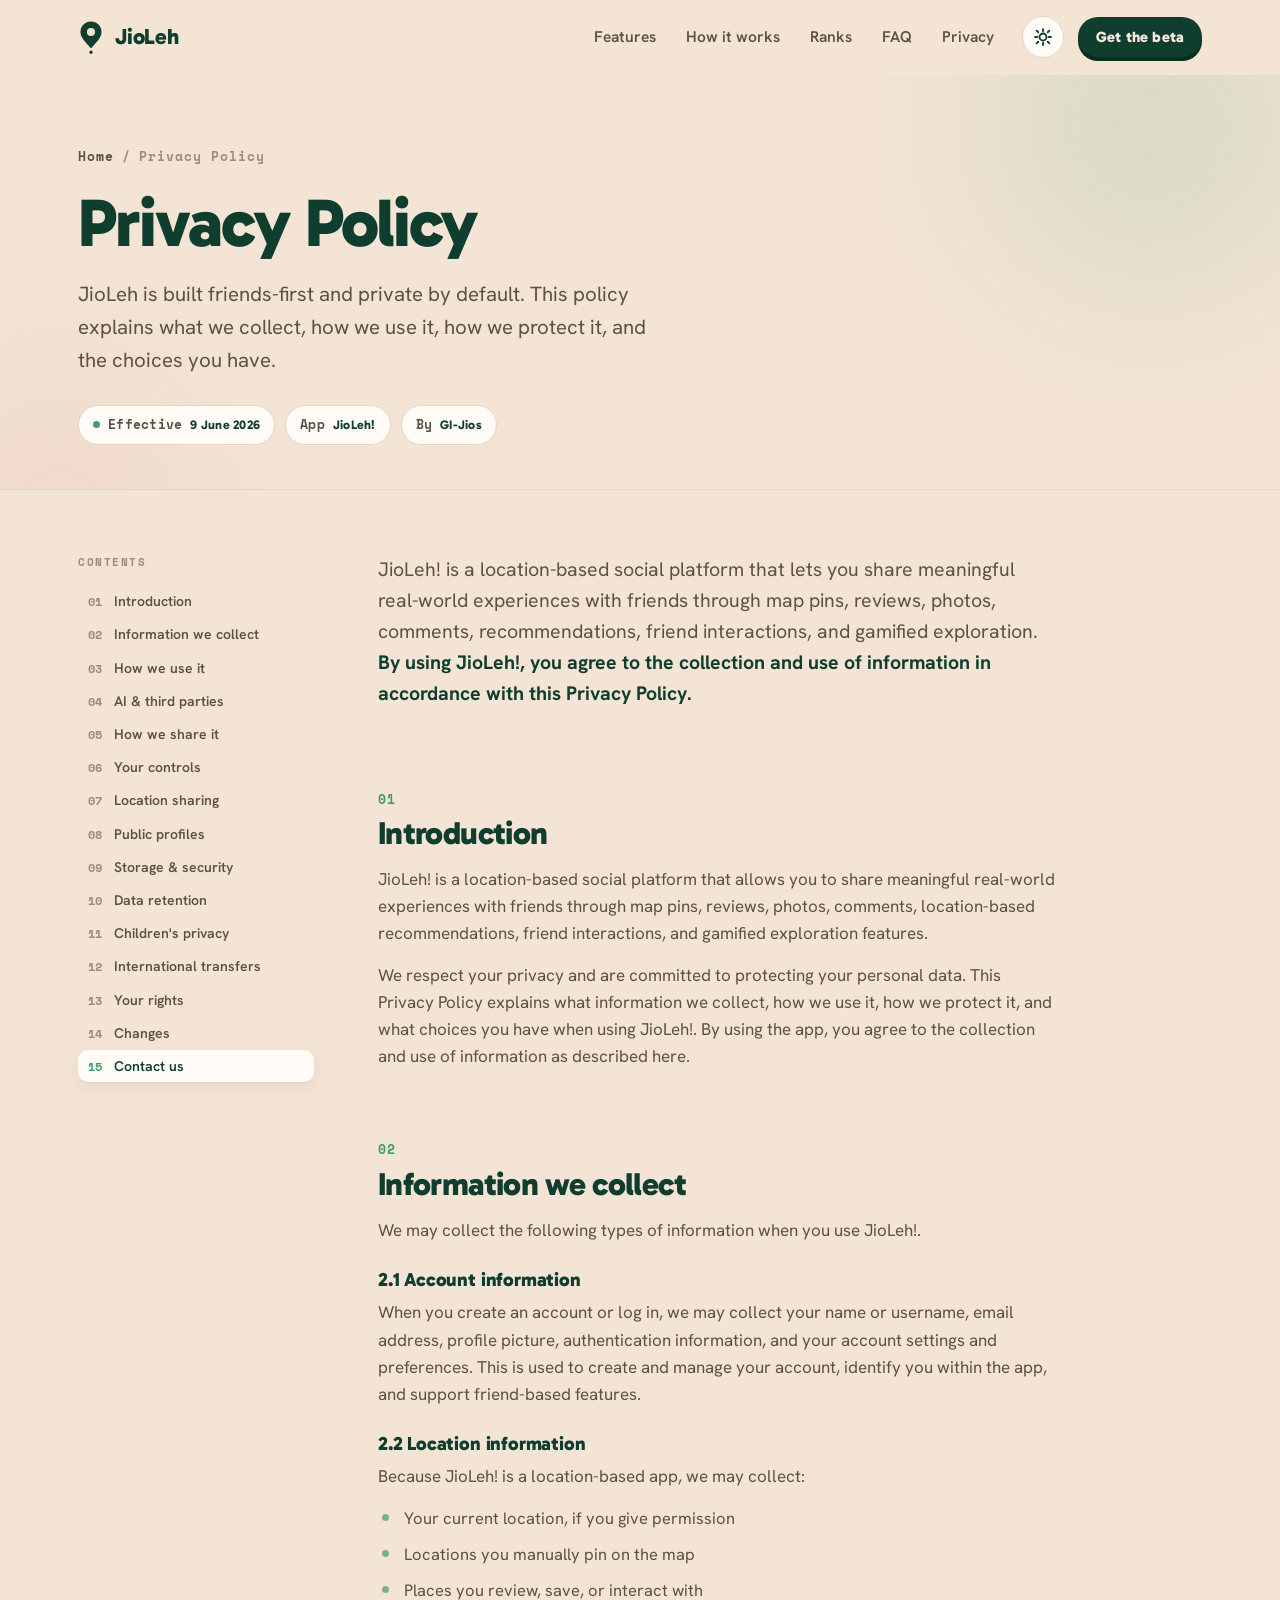
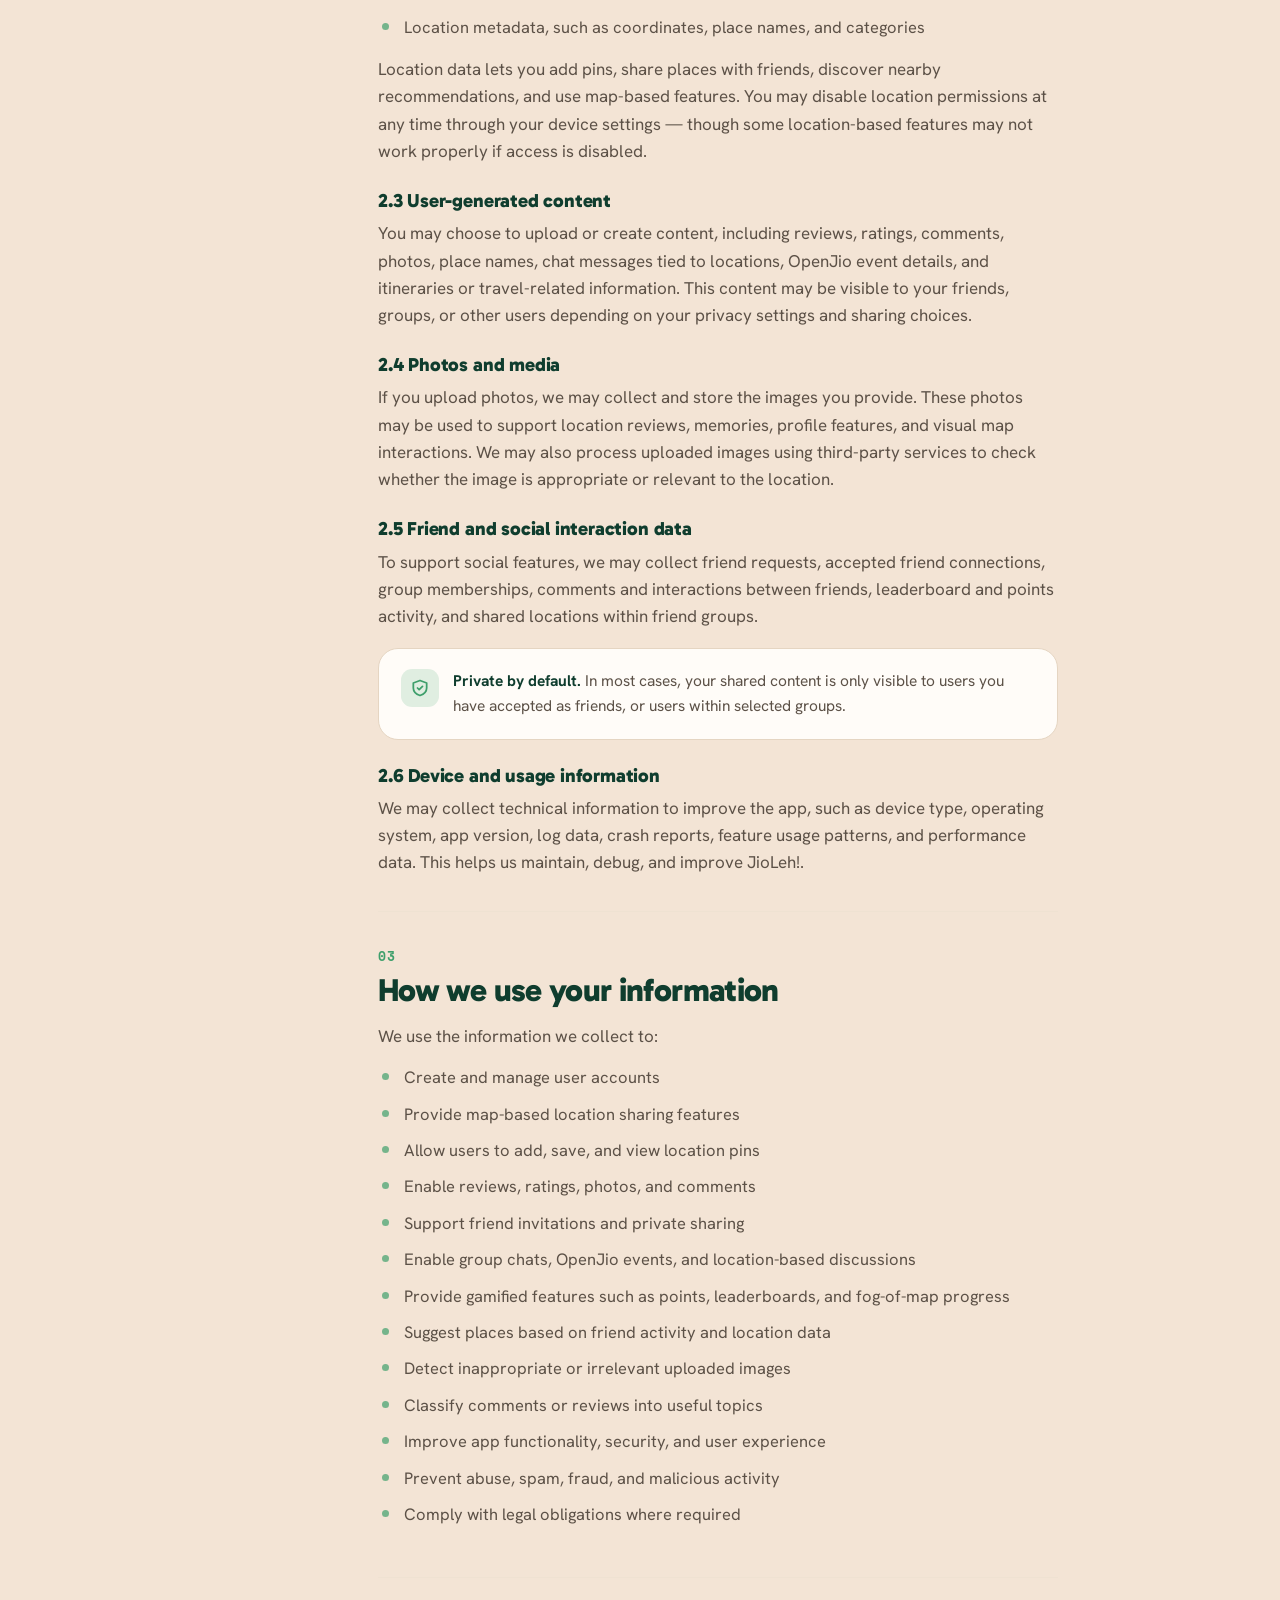
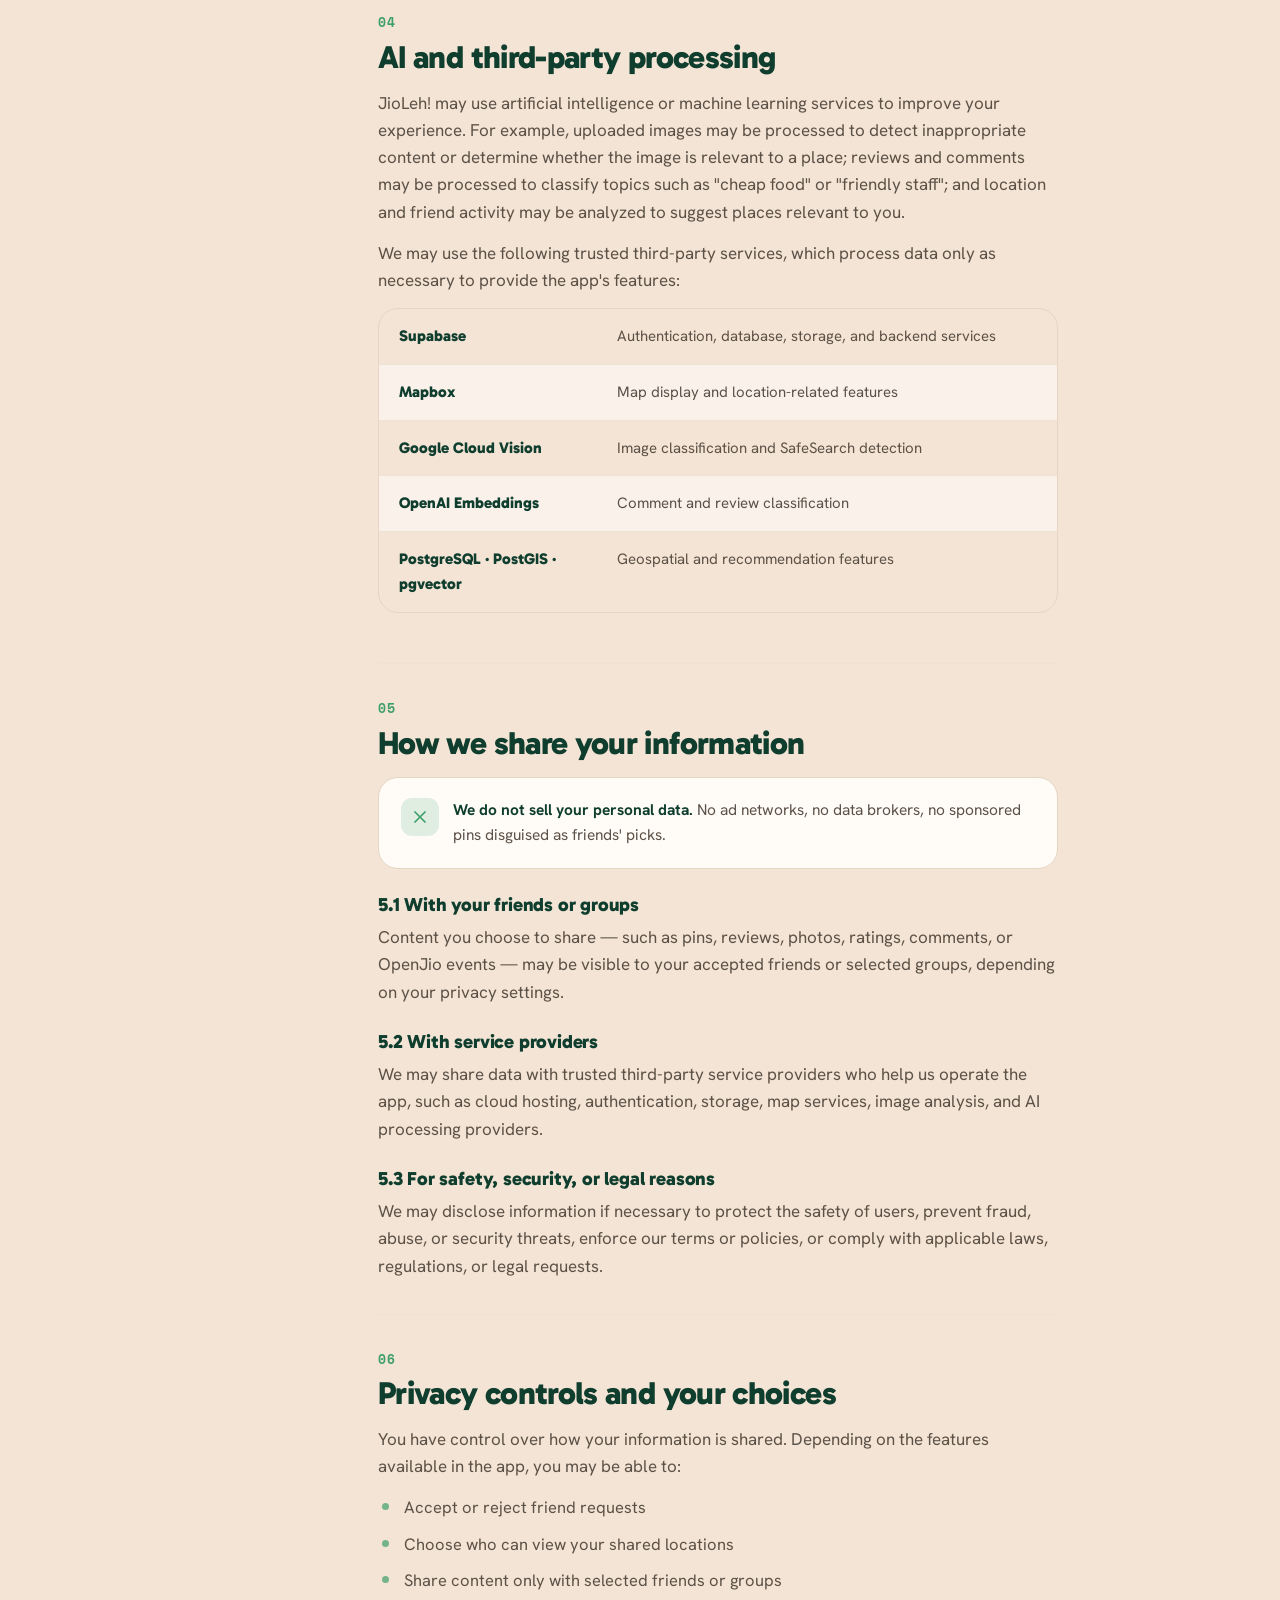
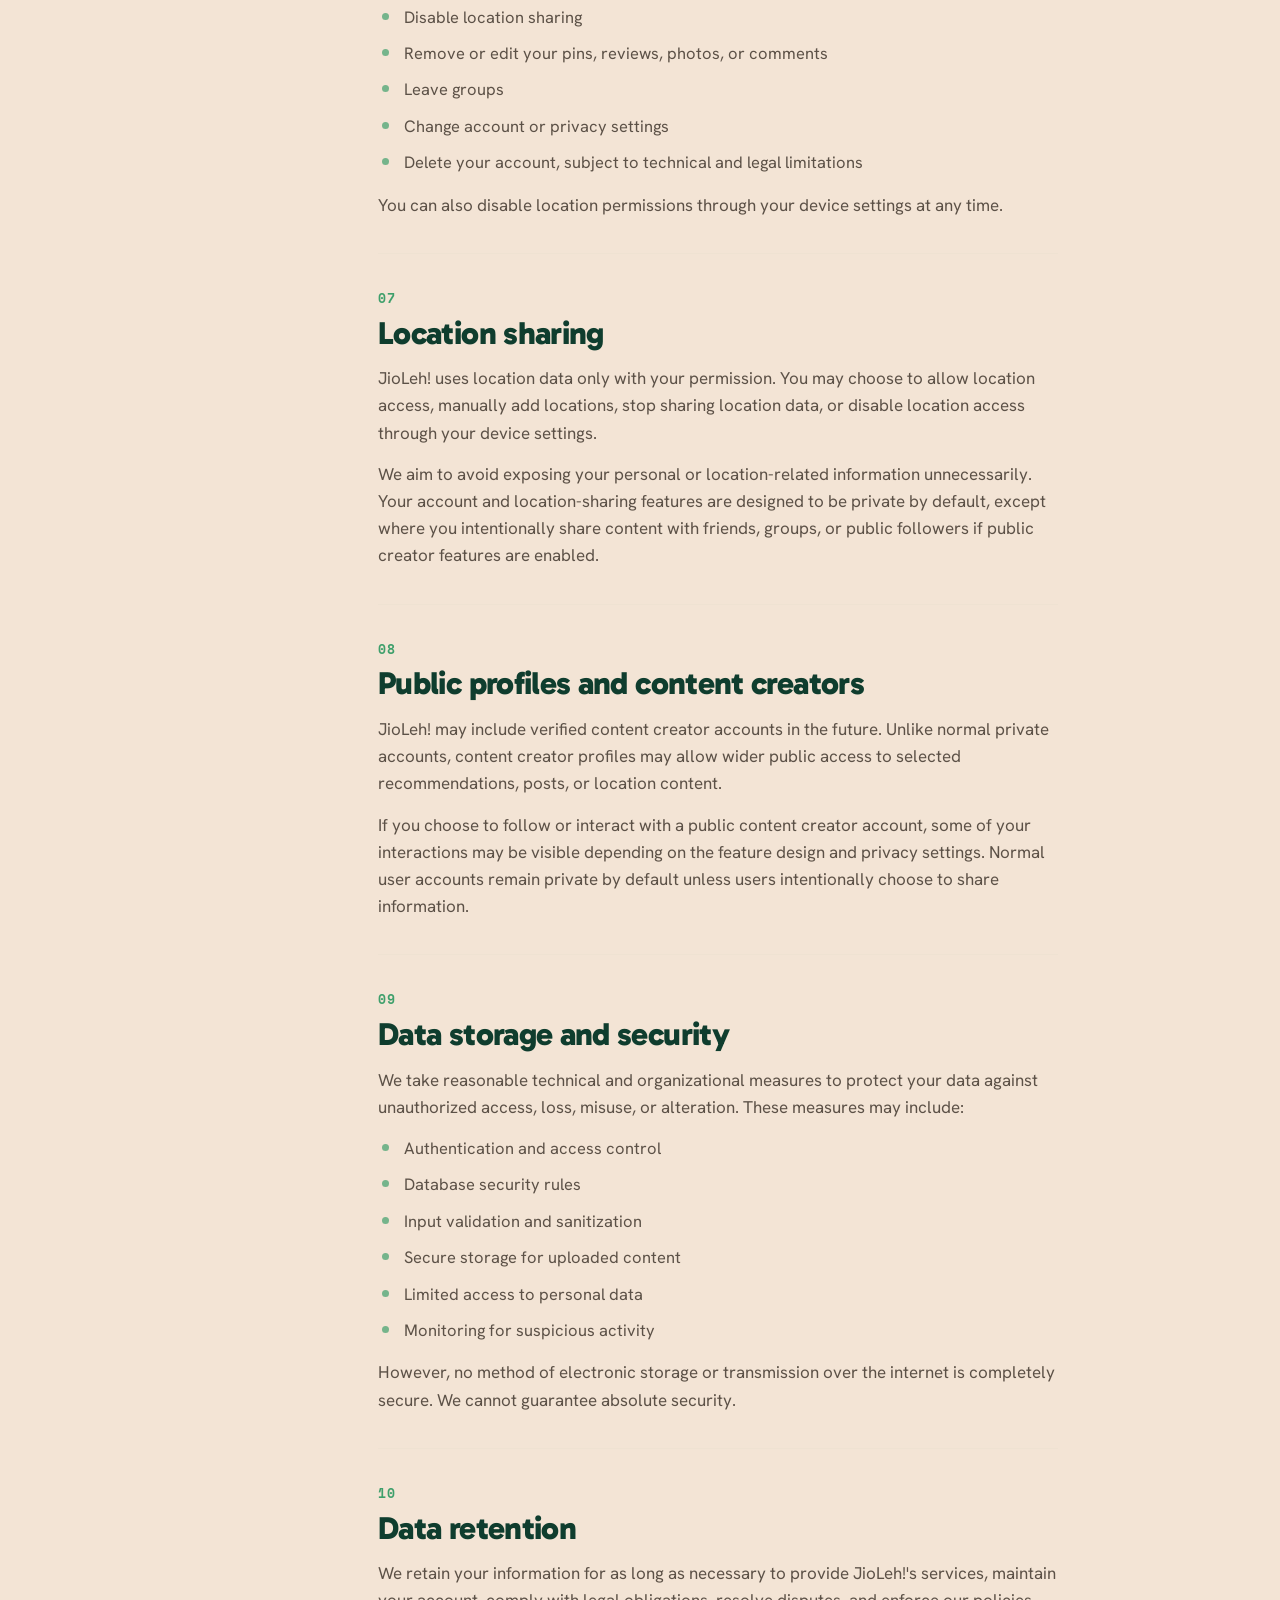
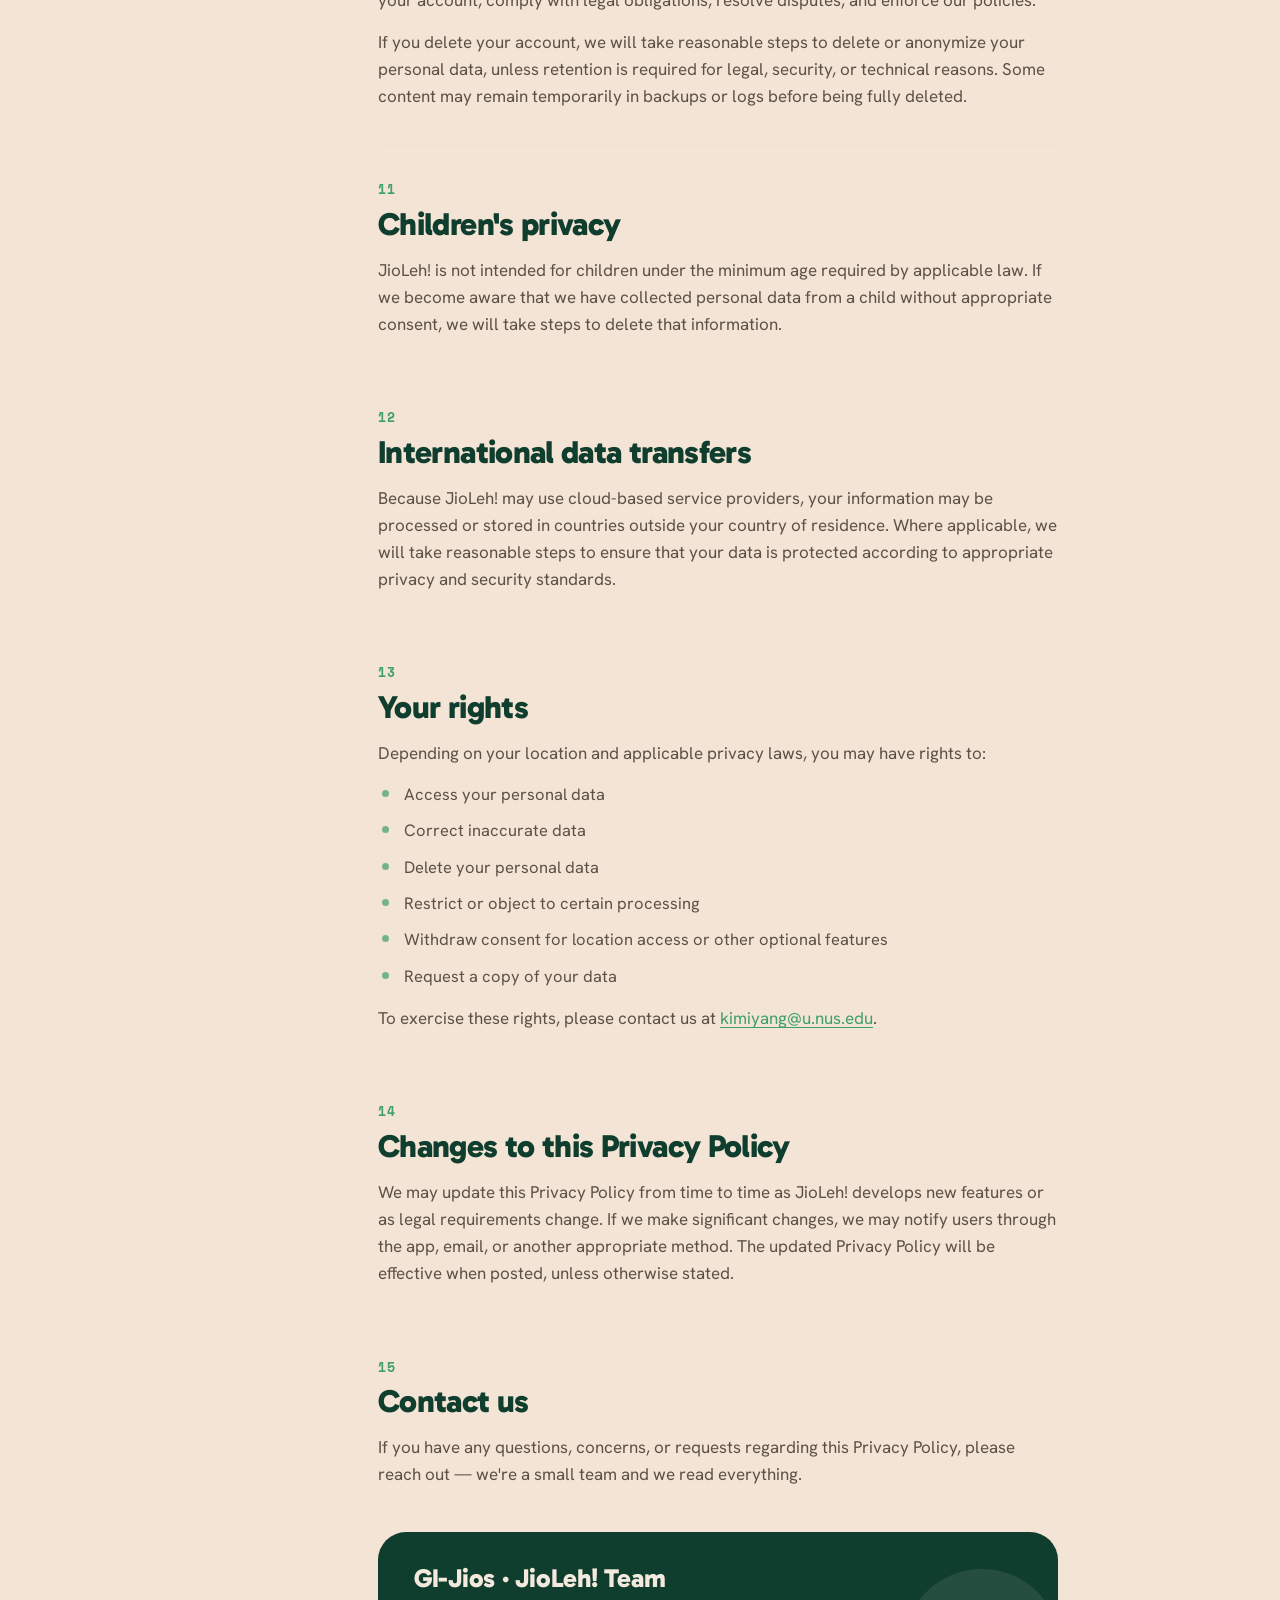
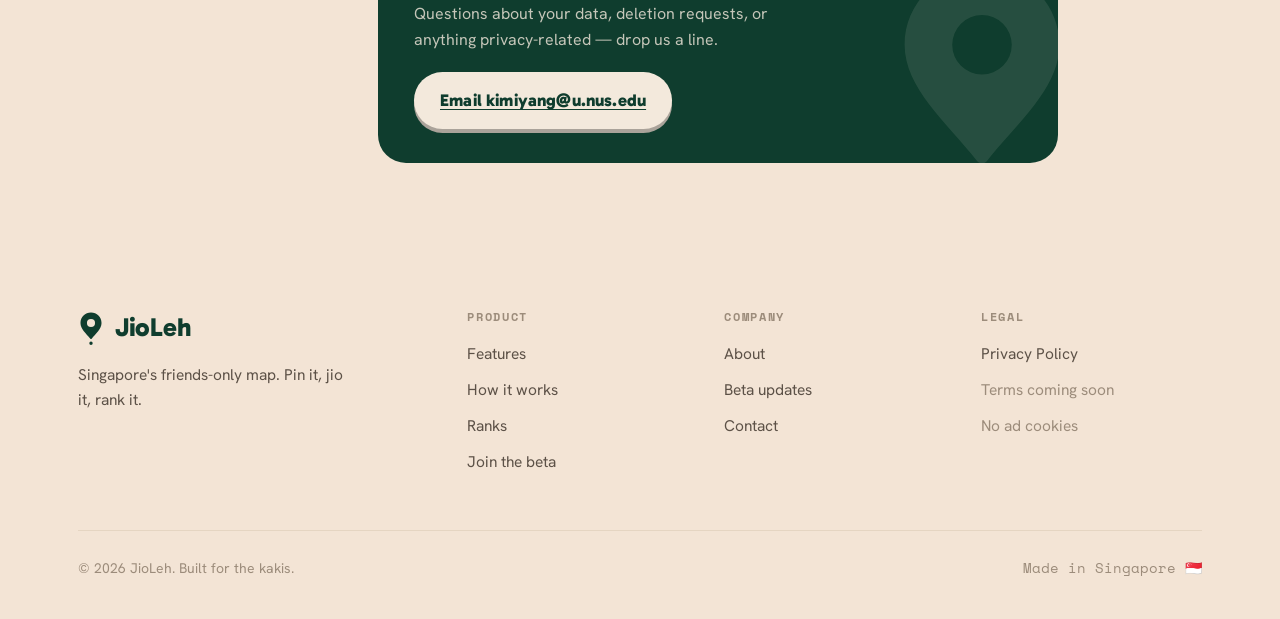
<file: privacy.html>
<!DOCTYPE html>
<html lang="en" data-theme="light">
<head>
<meta charset="utf-8" />
<meta name="viewport" content="width=device-width, initial-scale=1.0" />
<title>Privacy Policy — JioLeh</title>
<meta name="description" content="How JioLeh collects, uses, and protects your data. Friends-first, private by default." />
<link rel="preconnect" href="https://fonts.googleapis.com" />
<link rel="preconnect" href="https://fonts.gstatic.com" crossorigin />
<link href="https://fonts.googleapis.com/css2?family=Gabarito:wght@500;600;700;800;900&family=Hanken+Grotesk:wght@400;500;600;700;800&family=Space+Mono:wght@400;700&display=swap" rel="stylesheet" />
<link rel="icon" href="assets/logo-dark.png" />
<link rel="stylesheet" href="styles.css" />
<style>
  /* ── legal document page ── */
  .doc-hero{ position:relative; overflow:hidden; padding:72px 0 44px; border-bottom:1px solid var(--line); }
  .doc-hero .hero-glow{ position:absolute; border-radius:50%; filter:blur(70px); opacity:.42; pointer-events:none; z-index:0; }
  .doc-hero .g1{ width:460px; height:460px; background:radial-gradient(circle, color-mix(in srgb,var(--leaf) 50%, transparent), transparent 70%); top:-180px; right:-100px; }
  .doc-hero .g2{ width:360px; height:360px; background:radial-gradient(circle, color-mix(in srgb,var(--rose) 45%, transparent), transparent 70%); bottom:-200px; left:-120px; opacity:.4; }
  .doc-hero .wrap{ position:relative; z-index:2; }
  .crumb{ font-family:var(--font-mono); font-size:12.5px; font-weight:700; letter-spacing:.08em; color:var(--ink-faint); display:flex; gap:8px; align-items:center; margin-bottom:22px; }
  .crumb a{ color:var(--ink-2); transition:color .2s; }
  .crumb a:hover{ color:var(--ink); }
  .doc-title{ font-size:clamp(38px,5.4vw,68px); letter-spacing:-.03em; max-width:14ch; }
  .doc-lead{ font-size:clamp(18px,1.6vw,21px); color:var(--ink-2); max-width:54ch; margin-top:20px; }
  .doc-meta{ display:flex; flex-wrap:wrap; gap:10px; margin-top:28px; }
  .doc-meta .chip{
    font-family:var(--font-mono); font-size:12.5px; font-weight:700; letter-spacing:.02em;
    background:var(--card); color:var(--ink-2); border:1px solid var(--line);
    padding:9px 14px; border-radius:999px; display:inline-flex; align-items:center; gap:8px;
  }
  .doc-meta .chip b{ color:var(--ink); font-family:var(--font-display); }
  .doc-meta .chip .dot{ width:7px; height:7px; border-radius:50%; background:var(--accent); }

  /* layout */
  .doc-layout{ display:grid; grid-template-columns:236px 1fr; gap:64px; align-items:start; padding:64px 0 40px; }

  /* sticky TOC */
  .toc{ position:sticky; top:96px; }
  .toc h6{ font-family:var(--font-mono); font-size:11px; font-weight:700; letter-spacing:.14em; text-transform:uppercase; color:var(--ink-faint); margin:0 0 14px; }
  .toc ol{ list-style:none; margin:0; padding:0; display:flex; flex-direction:column; gap:1px; counter-reset:toc; }
  .toc a{
    display:flex; gap:10px; align-items:baseline; font-size:14px; font-weight:600; color:var(--ink-2);
    padding:7px 10px; border-radius:10px; line-height:1.3; transition:background .18s, color .18s;
  }
  .toc a .n{ font-family:var(--font-mono); font-size:11.5px; color:var(--ink-faint); flex:0 0 auto; min-width:16px; }
  .toc a:hover{ background:var(--card); color:var(--ink); }
  .toc a.active{ background:var(--card); color:var(--ink); box-shadow:var(--shadow-sm); }
  .toc a.active .n{ color:var(--accent); }

  /* content */
  .doc-body{ max-width:680px; }
  .doc-intro{ font-size:19.5px; color:var(--ink-2); padding-bottom:34px; margin-bottom:10px; border-bottom:1px solid var(--line-soft); }
  .doc-intro strong{ color:var(--ink); font-weight:700; }
  .sec{ padding:34px 0; border-bottom:1px solid var(--line-soft); scroll-margin-top:96px; }
  .sec:last-of-type{ border-bottom:none; }
  .sec-num{ font-family:var(--font-mono); font-size:13px; font-weight:700; letter-spacing:.1em; color:var(--accent); }
  .sec h2{ font-size:clamp(24px,2.8vw,32px); letter-spacing:-.02em; margin:8px 0 16px; }
  .sec h3{ font-size:19px; font-family:var(--font-display); color:var(--ink); margin:26px 0 10px; letter-spacing:-.01em; }
  .sec p{ font-size:17px; color:var(--ink-2); margin:0 0 14px; }
  .sec p:last-child{ margin-bottom:0; }
  .sec a{ color:var(--accent); text-decoration:underline; text-underline-offset:3px; }
  .sec ul{ list-style:none; margin:6px 0 16px; padding:0; display:flex; flex-direction:column; gap:10px; }
  .sec ul li{ position:relative; padding-left:26px; font-size:16.5px; color:var(--ink-2); }
  .sec ul li::before{
    content:""; position:absolute; left:4px; top:9px; width:7px; height:7px; border-radius:50%;
    background:color-mix(in srgb,var(--accent) 70%, transparent);
  }
  .sec ul li b{ color:var(--ink); font-weight:700; }

  /* callout */
  .callout{ background:var(--card); border:1px solid var(--line); border-radius:var(--r); padding:20px 22px; margin:18px 0; display:flex; gap:14px; align-items:flex-start; }
  .callout .ic{ flex:0 0 38px; width:38px; height:38px; border-radius:11px; background:color-mix(in srgb,var(--accent) 16%, transparent); color:var(--accent); display:grid; place-items:center; }
  .callout .ic svg{ width:20px; height:20px; }
  .callout p{ margin:0; font-size:15.5px; color:var(--ink-2); }
  .callout p b{ color:var(--ink); }

  /* services table */
  .svc{ display:grid; grid-template-columns:1fr; gap:0; border:1px solid var(--line); border-radius:var(--r); overflow:hidden; margin:14px 0 16px; }
  .svc-row{ display:grid; grid-template-columns:200px 1fr; gap:18px; padding:15px 20px; border-bottom:1px solid var(--line-soft); align-items:baseline; }
  .svc-row:last-child{ border-bottom:none; }
  .svc-row .svc-name{ font-family:var(--font-display); font-weight:800; font-size:15.5px; color:var(--ink); }
  .svc-row .svc-use{ font-size:15px; color:var(--ink-2); }
  .svc-row:nth-child(even){ background:color-mix(in srgb,var(--card) 60%, transparent); }

  /* contact card */
  .contact-card{ background:var(--brand); color:var(--on-brand); border-radius:var(--r-lg); padding:34px 36px; margin-top:44px; position:relative; overflow:hidden; }
  .contact-card .cta-pin{ position:absolute; right:-24px; bottom:-44px; width:200px; height:250px; opacity:.1; color:var(--on-brand); }
  .contact-card h3{ color:var(--on-brand); font-family:var(--font-display); font-size:26px; margin:0 0 8px; letter-spacing:-.01em; }
  .contact-card p{ color:color-mix(in srgb,var(--on-brand) 80%, transparent); font-size:16px; margin:0 0 20px; max-width:42ch; }
  .contact-card .btn-primary{ background:var(--on-brand); color:var(--brand); box-shadow:0 4px 0 color-mix(in srgb,var(--on-brand) 70%, #000); position:relative; z-index:2; }
  .contact-card .btn-primary:hover{ box-shadow:0 6px 0 color-mix(in srgb,var(--on-brand) 70%, #000); }

  @media (max-width:920px){
    .doc-layout{ grid-template-columns:1fr; gap:0; padding-top:40px; }
    .toc{ position:static; margin-bottom:36px; padding:18px 20px; background:var(--card); border:1px solid var(--line); border-radius:var(--r); }
    .toc ol{ display:grid; grid-template-columns:1fr 1fr; gap:2px; }
    .doc-body{ max-width:none; }
    .svc-row{ grid-template-columns:1fr; gap:4px; }
  }
  @media (max-width:560px){
    .toc ol{ grid-template-columns:1fr; }
  }
</style>
</head>
<body>

<!-- ───────────── NAV ───────────── -->
<header class="nav">
  <div class="wrap nav-in">
    <a class="brand" href="index.html" aria-label="JioLeh home">
      <svg class="pin" viewBox="0 0 64 84" fill="currentColor" aria-hidden="true"><path fill-rule="evenodd" d="M32 4C46.4 4 58 15.4 58 29.5 58 44 44 55.5 33.6 68.6 32.8 69.6 31.2 69.6 30.4 68.6 20 55.5 6 44 6 29.5 6 15.4 17.6 4 32 4Zm0 15.5a10 10 0 1 0 0 20 10 10 0 0 0 0-20ZM32 75.6a4.2 4.2 0 1 0 0 8.4 4.2 4.2 0 0 0 0-8.4Z"/></svg>
      JioLeh
    </a>
    <nav class="nav-links">
      <a href="index.html#features">Features</a>
      <a href="index.html#how">How it works</a>
      <a href="index.html#ranks">Ranks</a>
      <a href="index.html#faq">FAQ</a>
      <a href="privacy.html">Privacy</a>
    </nav>
    <div class="nav-tools">
      <button class="theme-toggle" data-theme-toggle aria-label="Toggle dark mode">
        <svg class="sun" viewBox="0 0 24 24" fill="none" stroke="currentColor" stroke-width="2.2" stroke-linecap="round"><circle cx="12" cy="12" r="4.2"/><path d="M12 2.5v2.6M12 18.9v2.6M4.4 4.4l1.9 1.9M17.7 17.7l1.9 1.9M2.5 12h2.6M18.9 12h2.6M4.4 19.6l1.9-1.9M17.7 6.3l1.9-1.9"/></svg>
        <svg class="moon" viewBox="0 0 24 24" fill="currentColor"><path d="M20 14.5A8 8 0 1 1 9.5 4a6.5 6.5 0 0 0 10.5 10.5Z"/></svg>
      </button>
      <button class="btn btn-primary btn-sm nav-cta" type="button" data-get-app>Get the beta</button>
      <button class="nav-burger" type="button" aria-label="Open menu" aria-expanded="false" aria-controls="mobileMenu">
        <span></span><span></span><span></span>
      </button>
    </div>
  </div>
  <!-- mobile dropdown menu -->
  <div class="mobile-menu" id="mobileMenu" hidden>
    <nav class="mobile-menu-links">
      <a href="index.html#features">Features</a>
      <a href="index.html#how">How it works</a>
      <a href="index.html#ranks">Ranks</a>
      <a href="index.html#faq">FAQ</a>
      <a href="privacy.html">Privacy</a>
    </nav>
    <button class="btn btn-primary" type="button" data-get-app>Get the beta</button>
  </div>
</header>

<!-- ───────────── DOC HERO ───────────── -->
<section class="doc-hero">
  <div class="hero-glow g1"></div>
  <div class="hero-glow g2"></div>
  <div class="wrap">
    <div class="crumb">
      <a href="index.html">Home</a>
      <span>/</span>
      <span>Privacy Policy</span>
    </div>
    <h1 class="doc-title">Privacy Policy</h1>
    <p class="doc-lead">JioLeh is built friends-first and private by default. This policy explains what we collect, how we use it, how we protect it, and the choices you have.</p>
    <div class="doc-meta">
      <span class="chip"><i class="dot"></i>Effective <b>9 June 2026</b></span>
      <span class="chip">App <b>JioLeh!</b></span>
      <span class="chip">By <b>GI-Jios</b></span>
    </div>
  </div>
</section>

<!-- ───────────── DOC BODY ───────────── -->
<div class="wrap">
  <div class="doc-layout">

    <!-- TOC -->
    <aside class="toc">
      <h6>Contents</h6>
      <ol>
        <li><a href="#s1"><span class="n">01</span>Introduction</a></li>
        <li><a href="#s2"><span class="n">02</span>Information we collect</a></li>
        <li><a href="#s3"><span class="n">03</span>How we use it</a></li>
        <li><a href="#s4"><span class="n">04</span>AI &amp; third parties</a></li>
        <li><a href="#s5"><span class="n">05</span>How we share it</a></li>
        <li><a href="#s6"><span class="n">06</span>Your controls</a></li>
        <li><a href="#s7"><span class="n">07</span>Location sharing</a></li>
        <li><a href="#s8"><span class="n">08</span>Public profiles</a></li>
        <li><a href="#s9"><span class="n">09</span>Storage &amp; security</a></li>
        <li><a href="#s10"><span class="n">10</span>Data retention</a></li>
        <li><a href="#s11"><span class="n">11</span>Children's privacy</a></li>
        <li><a href="#s12"><span class="n">12</span>International transfers</a></li>
        <li><a href="#s13"><span class="n">13</span>Your rights</a></li>
        <li><a href="#s14"><span class="n">14</span>Changes</a></li>
        <li><a href="#s15"><span class="n">15</span>Contact us</a></li>
      </ol>
    </aside>

    <!-- CONTENT -->
    <main class="doc-body">
      <p class="doc-intro">JioLeh! is a location-based social platform that lets you share meaningful real-world experiences with friends through map pins, reviews, photos, comments, recommendations, friend interactions, and gamified exploration. <strong>By using JioLeh!, you agree to the collection and use of information in accordance with this Privacy Policy.</strong></p>

      <section class="sec" id="s1">
        <div class="sec-num">01</div>
        <h2>Introduction</h2>
        <p>JioLeh! is a location-based social platform that allows you to share meaningful real-world experiences with friends through map pins, reviews, photos, comments, location-based recommendations, friend interactions, and gamified exploration features.</p>
        <p>We respect your privacy and are committed to protecting your personal data. This Privacy Policy explains what information we collect, how we use it, how we protect it, and what choices you have when using JioLeh!. By using the app, you agree to the collection and use of information as described here.</p>
      </section>

      <section class="sec" id="s2">
        <div class="sec-num">02</div>
        <h2>Information we collect</h2>
        <p>We may collect the following types of information when you use JioLeh!.</p>

        <h3>2.1 Account information</h3>
        <p>When you create an account or log in, we may collect your name or username, email address, profile picture, authentication information, and your account settings and preferences. This is used to create and manage your account, identify you within the app, and support friend-based features.</p>

        <h3>2.2 Location information</h3>
        <p>Because JioLeh! is a location-based app, we may collect:</p>
        <ul>
          <li>Your current location, if you give permission</li>
          <li>Locations you manually pin on the map</li>
          <li>Places you review, save, or interact with</li>
          <li>Location metadata, such as coordinates, place names, and categories</li>
        </ul>
        <p>Location data lets you add pins, share places with friends, discover nearby recommendations, and use map-based features. You may disable location permissions at any time through your device settings — though some location-based features may not work properly if access is disabled.</p>

        <h3>2.3 User-generated content</h3>
        <p>You may choose to upload or create content, including reviews, ratings, comments, photos, place names, chat messages tied to locations, OpenJio event details, and itineraries or travel-related information. This content may be visible to your friends, groups, or other users depending on your privacy settings and sharing choices.</p>

        <h3>2.4 Photos and media</h3>
        <p>If you upload photos, we may collect and store the images you provide. These photos may be used to support location reviews, memories, profile features, and visual map interactions. We may also process uploaded images using third-party services to check whether the image is appropriate or relevant to the location.</p>

        <h3>2.5 Friend and social interaction data</h3>
        <p>To support social features, we may collect friend requests, accepted friend connections, group memberships, comments and interactions between friends, leaderboard and points activity, and shared locations within friend groups.</p>
        <div class="callout">
          <span class="ic"><svg viewBox="0 0 24 24" fill="none" stroke="currentColor" stroke-width="2.1" stroke-linecap="round" stroke-linejoin="round"><path d="M12 3 4 6v6c0 5 3.5 7.5 8 9 4.5-1.5 8-4 8-9V6l-8-3Z"/><path d="m9 12 2 2 4-4"/></svg></span>
          <p><b>Private by default.</b> In most cases, your shared content is only visible to users you have accepted as friends, or users within selected groups.</p>
        </div>

        <h3>2.6 Device and usage information</h3>
        <p>We may collect technical information to improve the app, such as device type, operating system, app version, log data, crash reports, feature usage patterns, and performance data. This helps us maintain, debug, and improve JioLeh!.</p>
      </section>

      <section class="sec" id="s3">
        <div class="sec-num">03</div>
        <h2>How we use your information</h2>
        <p>We use the information we collect to:</p>
        <ul>
          <li>Create and manage user accounts</li>
          <li>Provide map-based location sharing features</li>
          <li>Allow users to add, save, and view location pins</li>
          <li>Enable reviews, ratings, photos, and comments</li>
          <li>Support friend invitations and private sharing</li>
          <li>Enable group chats, OpenJio events, and location-based discussions</li>
          <li>Provide gamified features such as points, leaderboards, and fog-of-map progress</li>
          <li>Suggest places based on friend activity and location data</li>
          <li>Detect inappropriate or irrelevant uploaded images</li>
          <li>Classify comments or reviews into useful topics</li>
          <li>Improve app functionality, security, and user experience</li>
          <li>Prevent abuse, spam, fraud, and malicious activity</li>
          <li>Comply with legal obligations where required</li>
        </ul>
      </section>

      <section class="sec" id="s4">
        <div class="sec-num">04</div>
        <h2>AI and third-party processing</h2>
        <p>JioLeh! may use artificial intelligence or machine learning services to improve your experience. For example, uploaded images may be processed to detect inappropriate content or determine whether the image is relevant to a place; reviews and comments may be processed to classify topics such as "cheap food" or "friendly staff"; and location and friend activity may be analyzed to suggest places relevant to you.</p>
        <p>We may use the following trusted third-party services, which process data only as necessary to provide the app's features:</p>
        <div class="svc">
          <div class="svc-row"><span class="svc-name">Supabase</span><span class="svc-use">Authentication, database, storage, and backend services</span></div>
          <div class="svc-row"><span class="svc-name">Mapbox</span><span class="svc-use">Map display and location-related features</span></div>
          <div class="svc-row"><span class="svc-name">Google Cloud Vision</span><span class="svc-use">Image classification and SafeSearch detection</span></div>
          <div class="svc-row"><span class="svc-name">OpenAI Embeddings</span><span class="svc-use">Comment and review classification</span></div>
          <div class="svc-row"><span class="svc-name">PostgreSQL · PostGIS · pgvector</span><span class="svc-use">Geospatial and recommendation features</span></div>
        </div>
      </section>

      <section class="sec" id="s5">
        <div class="sec-num">05</div>
        <h2>How we share your information</h2>
        <div class="callout">
          <span class="ic"><svg viewBox="0 0 24 24" fill="none" stroke="currentColor" stroke-width="2.1" stroke-linecap="round" stroke-linejoin="round"><path d="M18 6 6 18M6 6l12 12"/></svg></span>
          <p><b>We do not sell your personal data.</b> No ad networks, no data brokers, no sponsored pins disguised as friends' picks.</p>
        </div>
        <h3>5.1 With your friends or groups</h3>
        <p>Content you choose to share — such as pins, reviews, photos, ratings, comments, or OpenJio events — may be visible to your accepted friends or selected groups, depending on your privacy settings.</p>
        <h3>5.2 With service providers</h3>
        <p>We may share data with trusted third-party service providers who help us operate the app, such as cloud hosting, authentication, storage, map services, image analysis, and AI processing providers.</p>
        <h3>5.3 For safety, security, or legal reasons</h3>
        <p>We may disclose information if necessary to protect the safety of users, prevent fraud, abuse, or security threats, enforce our terms or policies, or comply with applicable laws, regulations, or legal requests.</p>
      </section>

      <section class="sec" id="s6">
        <div class="sec-num">06</div>
        <h2>Privacy controls and your choices</h2>
        <p>You have control over how your information is shared. Depending on the features available in the app, you may be able to:</p>
        <ul>
          <li>Accept or reject friend requests</li>
          <li>Choose who can view your shared locations</li>
          <li>Share content only with selected friends or groups</li>
          <li>Disable location sharing</li>
          <li>Remove or edit your pins, reviews, photos, or comments</li>
          <li>Leave groups</li>
          <li>Change account or privacy settings</li>
          <li>Delete your account, subject to technical and legal limitations</li>
        </ul>
        <p>You can also disable location permissions through your device settings at any time.</p>
      </section>

      <section class="sec" id="s7">
        <div class="sec-num">07</div>
        <h2>Location sharing</h2>
        <p>JioLeh! uses location data only with your permission. You may choose to allow location access, manually add locations, stop sharing location data, or disable location access through your device settings.</p>
        <p>We aim to avoid exposing your personal or location-related information unnecessarily. Your account and location-sharing features are designed to be private by default, except where you intentionally share content with friends, groups, or public followers if public creator features are enabled.</p>
      </section>

      <section class="sec" id="s8">
        <div class="sec-num">08</div>
        <h2>Public profiles and content creators</h2>
        <p>JioLeh! may include verified content creator accounts in the future. Unlike normal private accounts, content creator profiles may allow wider public access to selected recommendations, posts, or location content.</p>
        <p>If you choose to follow or interact with a public content creator account, some of your interactions may be visible depending on the feature design and privacy settings. Normal user accounts remain private by default unless users intentionally choose to share information.</p>
      </section>

      <section class="sec" id="s9">
        <div class="sec-num">09</div>
        <h2>Data storage and security</h2>
        <p>We take reasonable technical and organizational measures to protect your data against unauthorized access, loss, misuse, or alteration. These measures may include:</p>
        <ul>
          <li>Authentication and access control</li>
          <li>Database security rules</li>
          <li>Input validation and sanitization</li>
          <li>Secure storage for uploaded content</li>
          <li>Limited access to personal data</li>
          <li>Monitoring for suspicious activity</li>
        </ul>
        <p>However, no method of electronic storage or transmission over the internet is completely secure. We cannot guarantee absolute security.</p>
      </section>

      <section class="sec" id="s10">
        <div class="sec-num">10</div>
        <h2>Data retention</h2>
        <p>We retain your information for as long as necessary to provide JioLeh!'s services, maintain your account, comply with legal obligations, resolve disputes, and enforce our policies.</p>
        <p>If you delete your account, we will take reasonable steps to delete or anonymize your personal data, unless retention is required for legal, security, or technical reasons. Some content may remain temporarily in backups or logs before being fully deleted.</p>
      </section>

      <section class="sec" id="s11">
        <div class="sec-num">11</div>
        <h2>Children's privacy</h2>
        <p>JioLeh! is not intended for children under the minimum age required by applicable law. If we become aware that we have collected personal data from a child without appropriate consent, we will take steps to delete that information.</p>
      </section>

      <section class="sec" id="s12">
        <div class="sec-num">12</div>
        <h2>International data transfers</h2>
        <p>Because JioLeh! may use cloud-based service providers, your information may be processed or stored in countries outside your country of residence. Where applicable, we will take reasonable steps to ensure that your data is protected according to appropriate privacy and security standards.</p>
      </section>

      <section class="sec" id="s13">
        <div class="sec-num">13</div>
        <h2>Your rights</h2>
        <p>Depending on your location and applicable privacy laws, you may have rights to:</p>
        <ul>
          <li>Access your personal data</li>
          <li>Correct inaccurate data</li>
          <li>Delete your personal data</li>
          <li>Restrict or object to certain processing</li>
          <li>Withdraw consent for location access or other optional features</li>
          <li>Request a copy of your data</li>
        </ul>
        <p>To exercise these rights, please contact us at <a href="mailto:kimiyang@u.nus.edu">kimiyang@u.nus.edu</a>.</p>
      </section>

      <section class="sec" id="s14">
        <div class="sec-num">14</div>
        <h2>Changes to this Privacy Policy</h2>
        <p>We may update this Privacy Policy from time to time as JioLeh! develops new features or as legal requirements change. If we make significant changes, we may notify users through the app, email, or another appropriate method. The updated Privacy Policy will be effective when posted, unless otherwise stated.</p>
      </section>

      <section class="sec" id="s15">
        <div class="sec-num">15</div>
        <h2>Contact us</h2>
        <p>If you have any questions, concerns, or requests regarding this Privacy Policy, please reach out — we're a small team and we read everything.</p>
        <div class="contact-card">
          <svg class="cta-pin" viewBox="0 0 64 84" fill="currentColor" aria-hidden="true"><path fill-rule="evenodd" d="M32 4C46.4 4 58 15.4 58 29.5 58 44 44 55.5 33.6 68.6 32.8 69.6 31.2 69.6 30.4 68.6 20 55.5 6 44 6 29.5 6 15.4 17.6 4 32 4Zm0 15.5a10 10 0 1 0 0 20 10 10 0 0 0 0-20ZM32 75.6a4.2 4.2 0 1 0 0 8.4 4.2 4.2 0 0 0 0-8.4Z"/></svg>
          <h3>GI-Jios · JioLeh! Team</h3>
          <p>Questions about your data, deletion requests, or anything privacy-related — drop us a line.</p>
          <a class="btn btn-primary" href="mailto:kimiyang@u.nus.edu">Email kimiyang@u.nus.edu</a>
        </div>
      </section>
    </main>
  </div>
</div>

<!-- ───────────── FOOTER ───────────── -->
<footer class="footer">
  <div class="wrap">
    <div class="foot-grid">
      <div class="foot-brand">
        <div class="brand">
          <svg class="pin" viewBox="0 0 64 84" fill="currentColor" aria-hidden="true"><path fill-rule="evenodd" d="M32 4C46.4 4 58 15.4 58 29.5 58 44 44 55.5 33.6 68.6 32.8 69.6 31.2 69.6 30.4 68.6 20 55.5 6 44 6 29.5 6 15.4 17.6 4 32 4Zm0 15.5a10 10 0 1 0 0 20 10 10 0 0 0 0-20ZM32 75.6a4.2 4.2 0 1 0 0 8.4 4.2 4.2 0 0 0 0-8.4Z"/></svg>
          JioLeh
        </div>
        <p>Singapore's friends-only map. Pin it, jio it, rank it.</p>
      </div>
      <div class="foot-col">
        <h5>Product</h5>
        <a href="index.html#features">Features</a>
        <a href="index.html#how">How it works</a>
        <a href="index.html#ranks">Ranks</a>
        <a href="index.html#beta">Join the beta</a>
      </div>
      <div class="foot-col">
        <h5>Company</h5>
        <a href="index.html#how">About</a>
        <a href="index.html#beta">Beta updates</a>
        <a href="mailto:kimiyang@u.nus.edu">Contact</a>
      </div>
      <div class="foot-col">
        <h5>Legal</h5>
        <a href="privacy.html">Privacy Policy</a>
        <span class="foot-muted">Terms coming soon</span>
        <span class="foot-muted">No ad cookies</span>
      </div>
    </div>
    <div class="foot-bot">
      <span>© <span id="year">2026</span> JioLeh. Built for the kakis.</span>
      <span class="made">Made in Singapore 🇸🇬</span>
    </div>
  </div>
</footer>

<!-- ───────────── GET-APP MODAL ───────────── -->
<div class="modal" id="getApp" hidden>
  <div class="modal-backdrop" data-modal-close></div>
  <div class="modal-card" role="dialog" aria-modal="true" aria-labelledby="getAppTitle">
    <button class="modal-x" type="button" aria-label="Close" data-modal-close>
      <svg viewBox="0 0 24 24" fill="none" stroke="currentColor" stroke-width="2.4" stroke-linecap="round"><path d="M6 6l12 12M18 6 6 18"/></svg>
    </button>
    <span class="eyebrow">Get JioLeh</span>
    <h3 id="getAppTitle">Join the beta</h3>
    <p class="modal-lead">Pick your platform — you'll be on the map in a couple of taps.</p>
    <div class="get-grid">
      <div class="get-card">
        <div class="get-head">
          <svg viewBox="0 0 24 24" fill="currentColor" aria-hidden="true"><path d="M16.5 2.5c.2 1.4-.4 2.7-1.2 3.6-.8 1-2.1 1.7-3.3 1.6-.2-1.3.4-2.7 1.2-3.5.8-1 2.2-1.6 3.3-1.7ZM19 17.3c-.6 1.3-1.3 2.6-2.3 3.6-.9.9-1.6 1.5-2.7 1.5-1 0-1.4-.6-2.6-.6-1.3 0-1.6.6-2.6.6-1 0-1.8-.7-2.7-1.6-2-2-3.4-5.7-1.4-8.4 1-1.3 2.5-2.1 4-2.1 1.2 0 2 .7 2.9.7.9 0 1.5-.7 2.9-.7 1.1 0 2.4.6 3.3 1.7-2.9 1.6-2.4 5.7.9 5.3Z"/></svg>
          <span class="get-os">iOS</span>
        </div>
        <p class="get-note">Install <b>TestFlight</b> on your iPhone first, then open this link to join the beta.</p>
        <a class="btn btn-primary" href="https://testflight.apple.com/join/UxmV9tDP" target="_blank" rel="noopener">Open in TestFlight</a>
      </div>
      <div class="get-card">
        <div class="get-head">
          <svg viewBox="0 0 24 24" fill="currentColor" aria-hidden="true"><path d="M17.5 9.5 19 6.9a.4.4 0 0 0-.7-.4l-1.6 2.7A9.3 9.3 0 0 0 12 8c-1.7 0-3.3.4-4.7 1.2L5.7 6.5a.4.4 0 1 0-.7.4l1.5 2.6A8 8 0 0 0 3 16h18a8 8 0 0 0-3.5-6.5ZM8 13.6a.9.9 0 1 1 0-1.8.9.9 0 0 1 0 1.8Zm8 0a.9.9 0 1 1 0-1.8.9.9 0 0 1 0 1.8Z"/></svg>
          <span class="get-os">Android</span>
        </div>
        <ol class="get-steps">
          <li>
            <span class="get-n">1</span>
            <div>Join the testing group with your Android Gmail.
              <a class="get-link" href="https://groups.google.com/g/jioleh-testing" target="_blank" rel="noopener">Join testing group →</a></div>
          </li>
          <li>
            <span class="get-n">2</span>
            <div>Then open the Play Store listing on your Android phone.
              <a class="get-link" href="https://play.google.com/store/apps/details?id=com.gijios.jioleh" target="_blank" rel="noopener">Get it on Google Play →</a></div>
          </li>
        </ol>
      </div>
    </div>
  </div>
</div>

<!-- back to top -->
<button class="to-top" id="toTop" type="button" aria-label="Back to top">
  <svg viewBox="0 0 24 24" fill="none" stroke="currentColor" stroke-width="2.4" stroke-linecap="round" stroke-linejoin="round"><path d="M12 19V5M5 12l7-7 7 7"/></svg>
</button>

<script src="site.js"></script>
<script>
  /* TOC active-section highlight */
  (function(){
    var links = Array.prototype.slice.call(document.querySelectorAll('.toc a'));
    var map = {};
    links.forEach(function(a){ map[a.getAttribute('href').slice(1)] = a; });
    var secs = Array.prototype.slice.call(document.querySelectorAll('.sec'));
    if (!('IntersectionObserver' in window) || !secs.length) return;
    var io = new IntersectionObserver(function(ents){
      ents.forEach(function(en){
        if (en.isIntersecting){
          links.forEach(function(l){ l.classList.remove('active'); });
          var a = map[en.target.id];
          if (a) a.classList.add('active');
        }
      });
    }, { rootMargin: '-20% 0px -70% 0px', threshold: 0 });
    secs.forEach(function(s){ io.observe(s); });
  })();
</script>
</body>
</html>
</file>
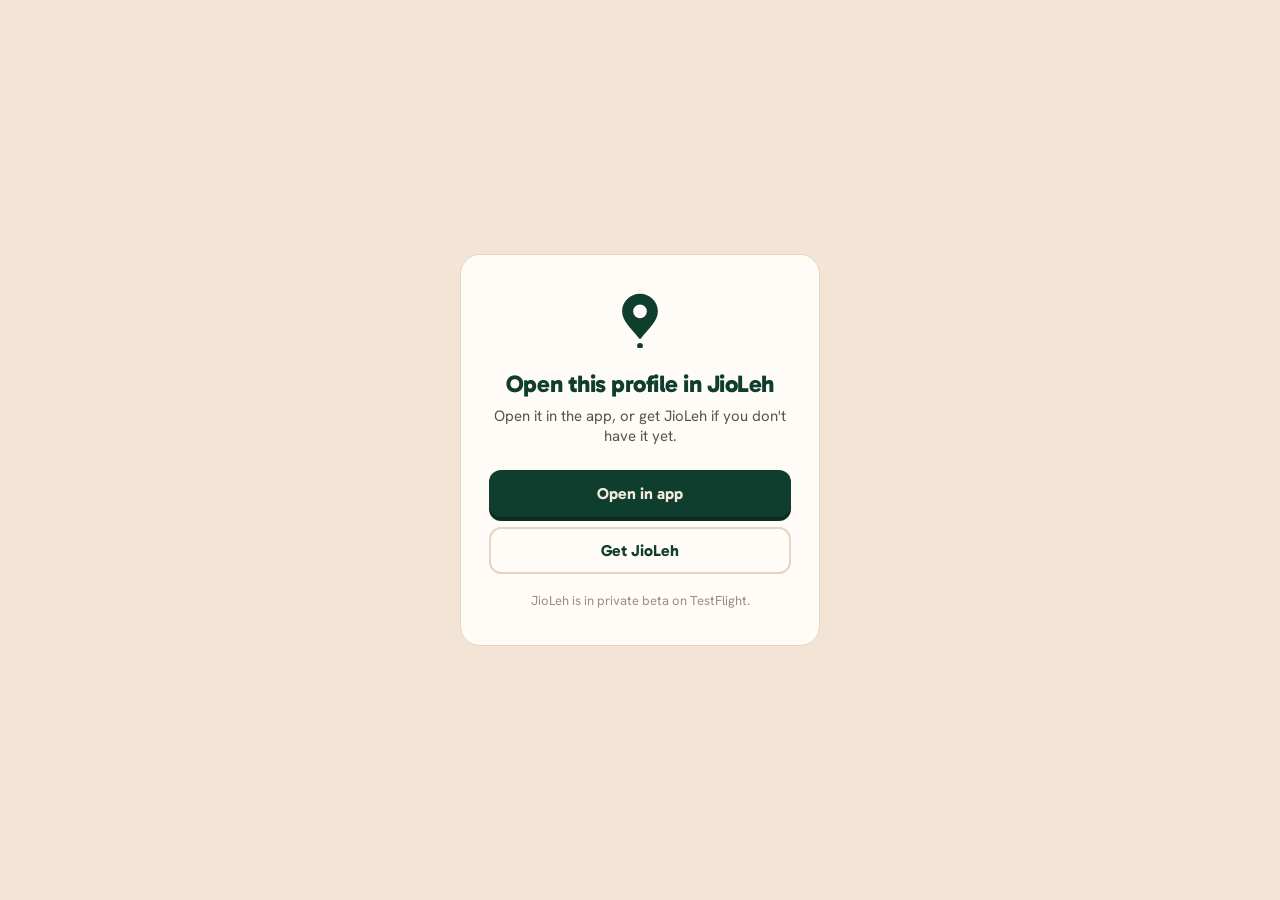
<file: profile.html>
<!DOCTYPE html>
<html lang="en">
<head>
  <meta charset="utf-8" />
  <meta name="viewport" content="width=device-width, initial-scale=1.0" />
  <title>Open this profile — JioLeh</title>
  <meta name="description" content="Open this JioLeh profile in the app, or get JioLeh." />
  <link rel="icon" href="/assets/logo-dark.png" />
  <link rel="preconnect" href="https://fonts.googleapis.com" />
  <link rel="preconnect" href="https://fonts.gstatic.com" crossorigin />
  <link href="https://fonts.googleapis.com/css2?family=Gabarito:wght@600;700;800&family=Hanken+Grotesk:wght@400;500;600&display=swap" rel="stylesheet" />
  <style>
    :root{ --paper:#F3E4D5; --card:#FFFCF8; --ink:#0F3D2E; --ink-2:#5C5147; --on-brand:#F3E9DC; --brand-press:#0A2C21; --line:#E5D5C2; }
    *{ box-sizing:border-box; }
    body{ margin:0; min-height:100vh; display:flex; align-items:center; justify-content:center; padding:24px; background:var(--paper); color:var(--ink-2); font-family:"Hanken Grotesk",-apple-system,BlinkMacSystemFont,sans-serif; }
    main{ width:100%; max-width:360px; text-align:center; background:var(--card); border:1px solid var(--line); border-radius:20px; padding:36px 28px; }
    .pin{ width:44px; height:auto; color:var(--ink); }
    h1{ font-family:"Gabarito",sans-serif; font-weight:800; font-size:24px; color:var(--ink); margin:16px 0 8px; letter-spacing:-.02em; }
    p{ font-size:15px; margin:0 0 24px; }
    a.btn{ display:block; padding:14px 20px; border-radius:12px; background:var(--ink); color:var(--on-brand); text-decoration:none; font-family:"Gabarito",sans-serif; font-weight:700; font-size:16px; box-shadow:0 4px 0 var(--brand-press); }
    a.btn + a.btn{ margin-top:10px; }
    a.btn-ghost{ background:transparent; color:var(--ink); box-shadow:inset 0 0 0 2px var(--line); }
    .note{ margin:18px 0 0; font-size:13px; color:#9C8C7B; }
  </style>
</head>
<body>
  <main>
    <svg class="pin" viewBox="0 0 64 84" fill="currentColor" aria-hidden="true"><path fill-rule="evenodd" d="M32 4C46.4 4 58 15.4 58 29.5 58 44 44 55.5 33.6 68.6 32.8 69.6 31.2 69.6 30.4 68.6 20 55.5 6 44 6 29.5 6 15.4 17.6 4 32 4Zm0 15.5a10 10 0 1 0 0 20 10 10 0 0 0 0-20ZM32 75.6a4.2 4.2 0 1 0 0 8.4 4.2 4.2 0 0 0 0-8.4Z"/></svg>
    <h1>Open this profile in JioLeh</h1>
    <p>Open it in the app, or get JioLeh if you don't have it yet.</p>
    <a class="btn" id="open-app" href="#">Open in app</a>
    <!-- TODO: swap "/" to the App Store / Google Play links once the app is publicly listed -->
    <a class="btn btn-ghost" href="/">Get JioLeh</a>
    <p class="note">JioLeh is in private beta on TestFlight.</p>
  </main>
  <script>
    // Point "Open in app" at the custom scheme for this profile so a tap jumps into the app.
    var id = window.location.pathname.split("/").filter(Boolean).pop();
    if (id && id !== "profile") {
      document.getElementById("open-app").href = "com.gijios.jioleh://profile/" + id;
    }
  </script>
</body>
</html>
</file>
<file: styles.css>
/* ───────────────────────── JioLeh marketing site ───────────────────────── */
:root{
  --paper:#F3E4D5; --paper-2:#ECDBC8; --card:#FFFCF8; --card-2:#FBF1E5;
  --ink:#0F3D2E; --ink-2:#5C5147; --ink-faint:#9C8C7B;
  --line:#E5D5C2; --line-soft:#EFE2D2;
  --brand:#0F3D2E; --brand-press:#0A2C21; --on-brand:#F3E9DC;
  --leaf:#3E9F6B; --rose:#DD7E94; --sun:#FFC53D; --cream:#EEDACA;
  --accent:var(--leaf);
  --shadow-sm:0 1px 2px rgba(31,40,30,.05), 0 6px 18px rgba(31,40,30,.06);
  --shadow-md:0 2px 6px rgba(31,40,30,.06), 0 18px 44px rgba(31,40,30,.12);
  --shadow-phone:0 8px 18px rgba(20,40,28,.14), 0 40px 80px rgba(20,40,28,.22);
  --r-sm:14px; --r:20px; --r-lg:28px; --r-xl:40px;
  --font-display:'Gabarito', system-ui, sans-serif;
  --font-ui:'Hanken Grotesk', system-ui, sans-serif;
  --font-mono:'Space Mono', ui-monospace, monospace;
  --maxw:1180px;
}
[data-theme="dark"]{
  --paper:#0A2C21; --paper-2:#0E3527; --card:#123F30; --card-2:#0F3829;
  --ink:#F1E3D3; --ink-2:#AEBBA8; --ink-faint:#6E8074;
  --line:#1E4536; --line-soft:#163A2C;
  --brand:#EEDACA; --brand-press:#D9C3A9; --on-brand:#0B3D2E;
  --leaf:#5FC489; --rose:#EC9FB1; --sun:#FFD25C; --cream:#EEDACA;
  --shadow-sm:0 1px 2px rgba(0,0,0,.3), 0 6px 18px rgba(0,0,0,.32);
  --shadow-md:0 2px 6px rgba(0,0,0,.36), 0 18px 44px rgba(0,0,0,.5);
  --shadow-phone:0 8px 18px rgba(0,0,0,.45), 0 40px 90px rgba(0,0,0,.6);
}

*{ box-sizing:border-box; }
html{ scroll-behavior:smooth; }
body{
  margin:0; background:var(--paper); color:var(--ink-2);
  font-family:var(--font-ui); font-size:18px; line-height:1.6;
  -webkit-font-smoothing:antialiased; text-rendering:optimizeLegibility;
  transition:background .4s ease, color .4s ease;
}
h1,h2,h3,h4{ font-family:var(--font-display); color:var(--ink); margin:0; line-height:1.02; letter-spacing:-.02em; font-weight:800; }
p{ margin:0; }
a{ color:inherit; text-decoration:none; text-underline-offset:.18em; }
img{ display:block; max-width:100%; }
::selection{ background:var(--accent); color:#fff; }

.wrap{ max-width:var(--maxw); margin:0 auto; padding:0 28px; }
.eyebrow{
  font-family:var(--font-mono); font-size:12.5px; font-weight:700;
  letter-spacing:.18em; text-transform:uppercase; color:var(--accent);
  display:inline-flex; align-items:center; gap:8px;
}
.eyebrow::before{ content:""; width:18px; height:2px; background:var(--accent); border-radius:2px; }

/* ── pin mark ── */
.pin{ display:inline-block; color:var(--brand); }
[data-theme="dark"] .pin{ color:var(--cream); }

/* ── buttons ── */
.btn{
  display:inline-flex; align-items:center; justify-content:center; gap:9px;
  font-family:var(--font-display); font-weight:800; font-size:17px; letter-spacing:.01em;
  padding:15px 26px; border-radius:999px; border:none; cursor:pointer; white-space:nowrap;
  transition:transform .12s cubic-bezier(.2,.9,.3,1.2), box-shadow .12s, background .2s, color .2s;
}
.btn svg{ width:1.05em; height:1.05em; }
.btn-primary{ background:var(--brand); color:var(--on-brand); box-shadow:0 4px 0 var(--brand-press); }
.btn-primary:hover{ transform:translateY(-2px); box-shadow:0 6px 0 var(--brand-press); }
.btn-primary:active{ transform:translateY(3px); box-shadow:0 1px 0 var(--brand-press); }
.btn-ghost{ background:transparent; color:var(--ink); box-shadow:inset 0 0 0 2px var(--line); }
.btn-ghost:hover{ box-shadow:inset 0 0 0 2px var(--brand); transform:translateY(-2px); }
.btn-sm{ font-size:15px; padding:11px 18px; }

/* ── nav ── */
.nav{
  position:sticky; top:0; z-index:60;
  backdrop-filter:saturate(160%) blur(14px); -webkit-backdrop-filter:saturate(160%) blur(14px);
  background:color-mix(in srgb, var(--paper) 78%, transparent);
  border-bottom:1px solid transparent; transition:border-color .3s, background .3s;
}
.nav.scrolled{ border-bottom-color:var(--line); }
.nav-in{ display:flex; align-items:center; gap:28px; height:74px; }
.brand{ display:flex; align-items:center; gap:11px; font-family:var(--font-display); font-weight:800; font-size:22px; color:var(--ink); letter-spacing:-.01em; }
.brand .pin{ width:26px; height:34px; }
.nav-links{ display:flex; gap:30px; margin-left:auto; align-items:center; }
.nav-links a{ font-weight:600; font-size:15.5px; color:var(--ink-2); transition:color .2s, text-decoration-color .2s; text-decoration:underline; text-decoration-color:transparent; }
.nav-links a:hover{ color:var(--ink); text-decoration-color:var(--accent); }
.nav-tools{ display:flex; align-items:center; gap:14px; }
.theme-toggle{
  width:42px; height:42px; border-radius:999px; border:1px solid var(--line);
  background:var(--card); color:var(--ink); cursor:pointer; display:grid; place-items:center;
  transition:transform .2s, background .2s, border-color .2s;
}
.theme-toggle:hover{ transform:rotate(-12deg); border-color:var(--brand); }
.theme-toggle svg{ width:20px; height:20px; }
.theme-toggle .moon{ display:none; }
[data-theme="dark"] .theme-toggle .sun{ display:none; }
[data-theme="dark"] .theme-toggle .moon{ display:block; }

/* ── hero shared ── */
.hero{ position:relative; overflow:hidden; padding:64px 0 40px; }
.hero-glow{ position:absolute; border-radius:50%; filter:blur(70px); opacity:.5; pointer-events:none; z-index:0; }
.hero-glow.g1{ width:520px; height:520px; background:radial-gradient(circle, color-mix(in srgb,var(--leaf) 50%, transparent), transparent 70%); top:-160px; right:-120px; }
.hero-glow.g2{ width:420px; height:420px; background:radial-gradient(circle, color-mix(in srgb,var(--rose) 45%, transparent), transparent 70%); bottom:-180px; left:-120px; opacity:.4; }
.hero-headline{ font-size:clamp(40px, 6.4vw, 76px); line-height:.98; letter-spacing:-.03em; }
.hero-headline .hl{ color:var(--accent); }
.hero-headline .bang{ color:var(--leaf); }
.hero-sub{ font-size:clamp(18px,1.6vw,21px); color:var(--ink-2); max-width:30ch; }
.hero-cta{ display:flex; gap:14px; flex-wrap:wrap; align-items:center; }
.store-hint{ font-family:var(--font-mono); font-size:12px; color:var(--ink-faint); letter-spacing:.02em; }
.proof{ display:flex; align-items:center; gap:13px; }
.proof .stack{ display:flex; }
.proof .av{ width:36px; height:36px; border-radius:50%; display:grid; place-items:center; font-family:var(--font-display); font-weight:800; font-size:14px; color:#fff; margin-left:-9px; box-shadow:0 0 0 3px var(--paper); }
.proof .av:first-child{ margin-left:0; }
.proof small{ display:block; font-size:13.5px; color:var(--ink-faint); line-height:1.3; }
.proof b{ color:var(--ink); font-family:var(--font-display); }

/* phone frame */
.phone{ position:relative; border-radius:13.2%/6.1%; box-shadow:var(--shadow-phone); overflow:hidden; background:#000; }
.phone img{ width:100%; display:block; }
.phone::after{ content:""; position:absolute; inset:0; border-radius:inherit; box-shadow:inset 0 0 0 1px rgba(255,255,255,.06); pointer-events:none; }

/* floating sticker chips around hero phone */
.sticker{
  position:absolute; z-index:3; background:var(--card); border-radius:16px;
  box-shadow:var(--shadow-md); padding:9px 13px 9px 10px; display:flex; align-items:center; gap:9px;
  font-family:var(--font-display); font-weight:800; font-size:14px; color:var(--ink);
  animation:float 6s ease-in-out infinite;
}
.sticker .emo{ font-size:20px; line-height:1; }
.sticker small{ display:block; font-family:var(--font-ui); font-weight:600; font-size:11px; color:var(--ink-faint); }
@keyframes float{ 0%,100%{ transform:translateY(0) } 50%{ transform:translateY(-10px) } }
@media (prefers-reduced-motion:reduce){ .sticker{ animation:none } }

/* hero direction = split */
.hero[data-dir="split"] .hero-grid{ display:grid; grid-template-columns:1.05fr .95fr; gap:40px; align-items:center; position:relative; z-index:2; }
.hero[data-dir="split"] .hero-copy{ display:flex; flex-direction:column; gap:26px; }
.hero[data-dir="split"] .hero-art{ position:relative; display:grid; place-items:center; min-height:560px; }
.hero[data-dir="split"] .hero-art .phone{ width:330px; transform:rotate(-3deg); }
.hero[data-dir="split"] .s1{ top:46px; left:-6px; } .hero[data-dir="split"] .s2{ top:200px; right:-10px; }
.hero[data-dir="split"] .s3{ bottom:96px; left:-18px; } .hero[data-dir="split"] .s4{ bottom:18px; right:24px; }

/* hero direction = centered */
.hero[data-dir="centered"] .hero-grid{ position:relative; z-index:2; display:flex; flex-direction:column; align-items:center; text-align:center; gap:26px; }
.hero[data-dir="centered"] .hero-copy{ display:flex; flex-direction:column; align-items:center; gap:24px; }
.hero[data-dir="centered"] .hero-headline{ font-size:clamp(44px,7.4vw,92px); }
.hero[data-dir="centered"] .hero-sub{ max-width:46ch; }
.hero[data-dir="centered"] .hero-art{ display:flex; justify-content:center; align-items:flex-end; gap:0; margin-top:8px; min-height:auto; }
.hero[data-dir="centered"] .hero-art .phone{ width:248px; }
.hero[data-dir="centered"] .hero-art .phone.mid{ width:300px; z-index:3; margin:0 -34px; }
.hero[data-dir="centered"] .hero-art .phone.l{ transform:rotate(-7deg) translateY(22px); }
.hero[data-dir="centered"] .hero-art .phone.r{ transform:rotate(7deg) translateY(22px); }
.hero[data-dir="centered"] .sticker{ display:none; }

/* hero direction = showcase */
.hero[data-dir="showcase"] .hero-grid{ position:relative; z-index:2; display:grid; grid-template-columns:1fr 1fr; gap:30px; align-items:center; }
.hero[data-dir="showcase"] .hero-copy{ display:flex; flex-direction:column; gap:26px; }
.hero[data-dir="showcase"] .hero-art{ position:relative; min-height:600px; display:grid; place-items:center; }
.hero[data-dir="showcase"] .hero-art .phone{ width:316px; transform:rotate(3deg); }
.hero[data-dir="showcase"] .s1{ top:30px; left:-30px; } .hero[data-dir="showcase"] .s2{ top:150px; right:-30px; }
.hero[data-dir="showcase"] .s3{ bottom:120px; left:-40px; } .hero[data-dir="showcase"] .s4{ bottom:30px; right:0; }

/* default: only show stickers in split/showcase, hide centered's extra phones in others */
.hero-art .phone.l, .hero-art .phone.r, .hero-art .phone.mid{ display:none; }
.hero[data-dir="centered"] .hero-art .phone.l,
.hero[data-dir="centered"] .hero-art .phone.r,
.hero[data-dir="centered"] .hero-art .phone.mid{ display:block; }
.hero[data-dir="centered"] .hero-art .phone.solo{ display:none; }

/* ── marquee value strip ── */
.strip{ border-top:1px solid var(--line); border-bottom:1px solid var(--line); background:var(--card-2); overflow:hidden; }
.strip-track{ display:flex; gap:48px; align-items:center; padding:18px 0; width:max-content; animation:scroll 28s linear infinite; }
.strip-track span{ font-family:var(--font-display); font-weight:800; font-size:19px; color:var(--ink); display:inline-flex; align-items:center; gap:12px; opacity:.85; }
.strip-track .dot{ width:7px; height:7px; border-radius:50%; background:var(--accent); }
@keyframes scroll{ from{ transform:translateX(0) } to{ transform:translateX(-50%) } }
@media (prefers-reduced-motion:reduce){ .strip-track{ animation:none } }

/* ── section heads ── */
.section{ padding:96px 0; }
.sec-head{ max-width:640px; margin-bottom:54px; display:flex; flex-direction:column; gap:16px; }
.sec-head.center{ margin-left:auto; margin-right:auto; text-align:center; align-items:center; }
.sec-title{ font-size:clamp(32px,4vw,50px); letter-spacing:-.025em; }
.sec-lead{ font-size:19px; color:var(--ink-2); }

/* ── how it works ── */
.steps{ display:grid; grid-template-columns:repeat(3,1fr); gap:22px; }
.step{ background:var(--card); border-radius:var(--r-lg); padding:30px 28px; box-shadow:var(--shadow-sm); border:1px solid var(--line-soft); position:relative; }
.step .num{ font-family:var(--font-mono); font-size:13px; font-weight:700; color:var(--accent); letter-spacing:.1em; }
.step .ic{ width:54px; height:54px; border-radius:16px; display:grid; place-items:center; margin:14px 0 18px; font-size:26px; }
.step h3{ font-size:23px; margin-bottom:8px; }
.step p{ font-size:16px; color:var(--ink-2); }

/* ── feature rows ── */
.feature{ display:grid; grid-template-columns:1fr 1fr; gap:64px; align-items:center; padding:60px 0; }
.feature.flip .feat-copy{ order:2; }
.feat-copy{ display:flex; flex-direction:column; gap:18px; max-width:480px; }
.feat-copy h3{ font-size:clamp(28px,3.2vw,42px); }
.feat-copy p{ font-size:18.5px; color:var(--ink-2); }
.feat-list{ display:flex; flex-direction:column; gap:11px; margin-top:6px; }
.feat-list li{ list-style:none; display:flex; gap:12px; align-items:flex-start; font-size:16.5px; color:var(--ink-2); }
.feat-list .tick{ flex:0 0 24px; width:24px; height:24px; border-radius:50%; background:color-mix(in srgb,var(--accent) 18%, transparent); color:var(--accent); display:grid; place-items:center; margin-top:2px; }
.feat-list .tick svg{ width:14px; height:14px; }
.feat-art{ display:grid; place-items:center; position:relative; }
.feat-art .blob{ position:absolute; inset:6% 12%; border-radius:46% 54% 58% 42%/52% 44% 56% 48%; background:color-mix(in srgb,var(--accent) 24%, var(--paper)); filter:blur(2px); z-index:0; }
.feat-art .phone{ width:300px; position:relative; z-index:1; }
.feature.flip .feat-art .phone{ transform:rotate(3deg); }
.feature:not(.flip) .feat-art .phone{ transform:rotate(-3deg); }

/* ── gallery ── */
.gallery{ display:flex; gap:26px; overflow-x:auto; padding:8px 28px 28px; scroll-snap-type:x mandatory; }
.gallery::-webkit-scrollbar{ height:8px; }
.gallery::-webkit-scrollbar-thumb{ background:var(--line); border-radius:99px; }
.gallery .gcard{ flex:0 0 auto; scroll-snap-align:center; display:flex; flex-direction:column; gap:14px; align-items:center; }
.gallery .phone{ width:236px; }
.gallery .gcap{ font-family:var(--font-display); font-weight:800; font-size:16px; color:var(--ink); }
.gallery .gcap small{ display:block; font-family:var(--font-ui); font-weight:500; font-size:13px; color:var(--ink-faint); }

/* ── beta CTA band ── */
.cta-band{ background:var(--brand); color:var(--on-brand); border-radius:var(--r-xl); padding:64px 56px; position:relative; overflow:hidden; }
.cta-band h2{ color:var(--on-brand); font-size:clamp(32px,4.4vw,56px); max-width:16ch; }
.cta-band p{ color:color-mix(in srgb,var(--on-brand) 78%, transparent); font-size:19px; max-width:44ch; margin-top:16px; }
.cta-band .btn-primary{ background:var(--on-brand); color:var(--brand); box-shadow:0 4px 0 color-mix(in srgb,var(--on-brand) 70%, #000); }
.cta-band .btn-primary:hover{ box-shadow:0 6px 0 color-mix(in srgb,var(--on-brand) 70%, #000); }
.cta-band .btn-ghost{ color:var(--on-brand); box-shadow:inset 0 0 0 2px color-mix(in srgb,var(--on-brand) 40%, transparent); }
.cta-band .btn-ghost:hover{ box-shadow:inset 0 0 0 2px var(--on-brand); }
.cta-pin{ position:absolute; right:-30px; bottom:-50px; width:280px; height:340px; opacity:.1; color:var(--on-brand); }
.cta-row{ display:flex; gap:14px; flex-wrap:wrap; margin-top:30px; position:relative; z-index:2; }
.cta-note{ margin-top:18px; font-family:var(--font-mono); font-size:12.5px; color:color-mix(in srgb,var(--on-brand) 65%, transparent); }

/* ── privacy ── */
.privacy{ background:var(--card-2); border-top:1px solid var(--line); }
.priv-grid{ display:grid; grid-template-columns:repeat(3,1fr); gap:22px; }
.priv-card{ background:var(--card); border:1px solid var(--line-soft); border-radius:var(--r); padding:26px; }
.priv-card .ic{ width:44px; height:44px; border-radius:12px; background:color-mix(in srgb,var(--accent) 16%, transparent); color:var(--accent); display:grid; place-items:center; margin-bottom:16px; }
.priv-card .ic svg{ width:22px; height:22px; }
.priv-card h4{ font-size:19px; margin-bottom:8px; }
.priv-card p{ font-size:15.5px; color:var(--ink-2); }
.priv-fine{ margin-top:34px; font-size:14.5px; color:var(--ink-faint); max-width:74ch; }
.priv-fine a{ color:var(--accent); text-decoration:underline; font-weight:700; }

/* ── footer ── */
.footer{ padding:70px 0 40px; }
.foot-grid{ display:grid; grid-template-columns:1.6fr 1fr 1fr 1fr; gap:36px; padding-bottom:44px; border-bottom:1px solid var(--line); }
.foot-brand .brand{ font-size:26px; margin-bottom:14px; }
.foot-brand p{ font-size:15.5px; color:var(--ink-2); max-width:30ch; }
.foot-col h5{ font-family:var(--font-mono); font-size:12px; font-weight:700; letter-spacing:.14em; text-transform:uppercase; color:var(--ink-faint); margin:0 0 16px; }
.foot-col a,
.foot-muted{ display:block; font-size:15.5px; color:var(--ink-2); margin-bottom:11px; transition:color .2s; }
.foot-col a:hover{ color:var(--ink); text-decoration:underline; }
.foot-muted{ color:var(--ink-faint); cursor:default; }
.foot-bot{ display:flex; justify-content:space-between; align-items:center; padding-top:26px; font-size:14px; color:var(--ink-faint); flex-wrap:wrap; gap:12px; }
.foot-bot .made{ font-family:var(--font-mono); }

/* ── reveal anim ── */
.reveal{ opacity:0; transform:translateY(26px); transition:opacity .7s cubic-bezier(.2,.7,.3,1), transform .7s cubic-bezier(.2,.7,.3,1); }
.reveal.in{ opacity:1; transform:none; }
@media (prefers-reduced-motion:reduce){ .reveal{ opacity:1; transform:none; transition:none } }

/* ── active nav (scroll-spy) ── */
.nav-links a.active{ color:var(--ink); text-decoration-color:var(--accent); }

/* ── hamburger + mobile menu ── */
.nav-burger{
  display:none; width:42px; height:42px; border-radius:12px; border:1px solid var(--line);
  background:var(--card); cursor:pointer; flex-direction:column; align-items:center; justify-content:center; gap:5px;
  transition:border-color .2s, background .2s;
}
.nav-burger:hover{ border-color:var(--brand); }
.nav-burger span{ width:18px; height:2px; border-radius:2px; background:var(--ink); transition:transform .25s, opacity .2s; }
.nav-burger[aria-expanded="true"] span:nth-child(1){ transform:translateY(7px) rotate(45deg); }
.nav-burger[aria-expanded="true"] span:nth-child(2){ opacity:0; }
.nav-burger[aria-expanded="true"] span:nth-child(3){ transform:translateY(-7px) rotate(-45deg); }
.mobile-menu{
  border-top:1px solid var(--line); background:color-mix(in srgb, var(--paper) 96%, transparent);
  backdrop-filter:saturate(160%) blur(14px); -webkit-backdrop-filter:saturate(160%) blur(14px);
  padding:18px 28px 24px; display:flex; flex-direction:column; gap:8px;
}
.mobile-menu[hidden]{ display:none; }
.mobile-menu-links{ display:flex; flex-direction:column; }
.mobile-menu-links a{ font-family:var(--font-display); font-weight:700; font-size:18px; color:var(--ink); padding:12px 4px; border-bottom:1px solid var(--line-soft); }
.mobile-menu .btn{ margin-top:14px; width:100%; }

/* ── get-app modal ── */
.modal{ position:fixed; inset:0; z-index:100; display:grid; place-items:center; padding:24px; }
.modal[hidden]{ display:none; }
.modal-backdrop{ position:absolute; inset:0; background:rgba(10,20,15,.5); backdrop-filter:blur(4px); -webkit-backdrop-filter:blur(4px); animation:modalFade .2s ease; }
.modal-card{
  position:relative; z-index:1; width:min(640px, 100%); max-height:90vh; overflow-y:auto;
  background:var(--card); border:1px solid var(--line); border-radius:var(--r-lg);
  box-shadow:var(--shadow-md); padding:34px 34px 32px; animation:modalPop .26s cubic-bezier(.2,.8,.3,1.2);
}
.modal-card h3{ font-size:30px; margin:10px 0 6px; }
.modal-lead{ color:var(--ink-2); font-size:16px; margin-bottom:24px; }
.modal-x{
  position:absolute; top:16px; right:16px; width:38px; height:38px; border-radius:50%;
  border:1px solid var(--line); background:var(--card-2); color:var(--ink); cursor:pointer; display:grid; place-items:center;
  transition:transform .2s, border-color .2s;
}
.modal-x:hover{ transform:rotate(90deg); border-color:var(--brand); }
.modal-x svg{ width:18px; height:18px; }
.get-grid{ display:grid; grid-template-columns:1fr 1fr; gap:18px; }
.get-card{ background:var(--card-2); border:1px solid var(--line-soft); border-radius:var(--r); padding:22px 20px; display:flex; flex-direction:column; gap:14px; }
.get-head{ display:flex; align-items:center; gap:10px; }
.get-head svg{ width:24px; height:24px; color:var(--ink); }
.get-os{ font-family:var(--font-display); font-weight:800; font-size:20px; color:var(--ink); }
.get-note{ font-size:14.5px; color:var(--ink-2); }
.get-card .btn{ margin-top:auto; }
.get-steps{ list-style:none; margin:0; padding:0; display:flex; flex-direction:column; gap:14px; }
.get-steps li{ display:flex; gap:12px; font-size:14.5px; color:var(--ink-2); }
.get-n{ flex:0 0 26px; width:26px; height:26px; border-radius:50%; background:var(--brand); color:var(--on-brand); font-family:var(--font-display); font-weight:800; font-size:14px; display:grid; place-items:center; }
.get-link{ display:inline-block; margin-top:6px; font-family:var(--font-display); font-weight:800; font-size:14.5px; color:var(--accent); }
.get-link:hover{ text-decoration:underline; }
@keyframes modalFade{ from{ opacity:0 } to{ opacity:1 } }
@keyframes modalPop{ from{ opacity:0; transform:translateY(14px) scale(.98) } to{ opacity:1; transform:none } }
@media (prefers-reduced-motion:reduce){ .modal-backdrop, .modal-card{ animation:none } }

/* ── FAQ ── */
.faq-list{ max-width:760px; margin:0 auto; display:flex; flex-direction:column; gap:12px; }
.faq-item{ background:var(--card); border:1px solid var(--line-soft); border-radius:var(--r); box-shadow:var(--shadow-sm); overflow:hidden; }
.faq-item summary{
  list-style:none; cursor:pointer; display:flex; align-items:center; justify-content:space-between; gap:16px;
  padding:22px 24px; font-family:var(--font-display); font-weight:800; font-size:19px; color:var(--ink);
}
.faq-item summary::-webkit-details-marker{ display:none; }
.faq-chev{ flex:0 0 auto; color:var(--accent); transition:transform .25s; }
.faq-chev svg{ width:22px; height:22px; display:block; }
.faq-item[open] .faq-chev{ transform:rotate(180deg); }
.faq-a{ padding:0 24px 22px; }
.faq-a p{ font-size:16px; color:var(--ink-2); }
.faq-a a{ color:var(--accent); text-decoration:underline; font-weight:700; }

/* ── lightbox ── */
.lightbox{ position:fixed; inset:0; z-index:110; display:grid; place-items:center; padding:32px; background:rgba(8,16,12,.78); backdrop-filter:blur(6px); -webkit-backdrop-filter:blur(6px); animation:modalFade .2s ease; }
.lightbox[hidden]{ display:none; }
.lightbox img{ max-width:min(420px, 90vw); max-height:88vh; border-radius:24px; box-shadow:var(--shadow-phone); animation:modalPop .26s cubic-bezier(.2,.8,.3,1.2); }
.phone img, .gcard img{ cursor:zoom-in; }

/* ── back to top ── */
.to-top{
  position:fixed; right:22px; bottom:22px; z-index:80; width:48px; height:48px; border-radius:50%;
  border:1px solid var(--line); background:var(--brand); color:var(--on-brand); cursor:pointer; display:grid; place-items:center;
  box-shadow:var(--shadow-md); opacity:0; transform:translateY(14px) scale(.9); pointer-events:none;
  transition:opacity .25s, transform .25s, background .2s;
}
.to-top.show{ opacity:1; transform:none; pointer-events:auto; }
.to-top:hover{ transform:translateY(-2px); }
.to-top svg{ width:22px; height:22px; }
@media (prefers-reduced-motion:reduce){ .lightbox, .lightbox img{ animation:none } .to-top{ transition:opacity .25s } }

/* ── responsive ── */
@media (max-width:920px){
  .nav-links{ display:none; }
  .nav-burger{ display:inline-flex; }
  .nav-cta{ display:none; }
  .get-grid{ grid-template-columns:1fr; }
  .hero[data-dir="split"] .hero-grid,
  .hero[data-dir="showcase"] .hero-grid{ grid-template-columns:1fr; gap:24px; }
  .hero[data-dir="split"] .hero-art,
  .hero[data-dir="showcase"] .hero-art{ min-height:auto; margin-top:14px; }
  .feature{ grid-template-columns:1fr; gap:34px; }
  .feature.flip .feat-copy{ order:0; }
  .steps{ grid-template-columns:1fr; }
  .priv-grid{ grid-template-columns:1fr; }
  .foot-grid{ grid-template-columns:1fr 1fr; }
  .cta-band{ padding:44px 30px; }
  .hero[data-dir="centered"] .hero-art .phone.l,
  .hero[data-dir="centered"] .hero-art .phone.r{ display:none; }
  .hero[data-dir="centered"] .hero-art .phone.mid{ margin:0; }
}
@media (max-width:560px){
  body{ font-size:17px; }
  .wrap{ padding:0 20px; }
  .section{ padding:64px 0; }
  .foot-grid{ grid-template-columns:1fr; }
  .hero[data-dir="split"] .hero-art .phone{ width:280px; }
}
</file>
